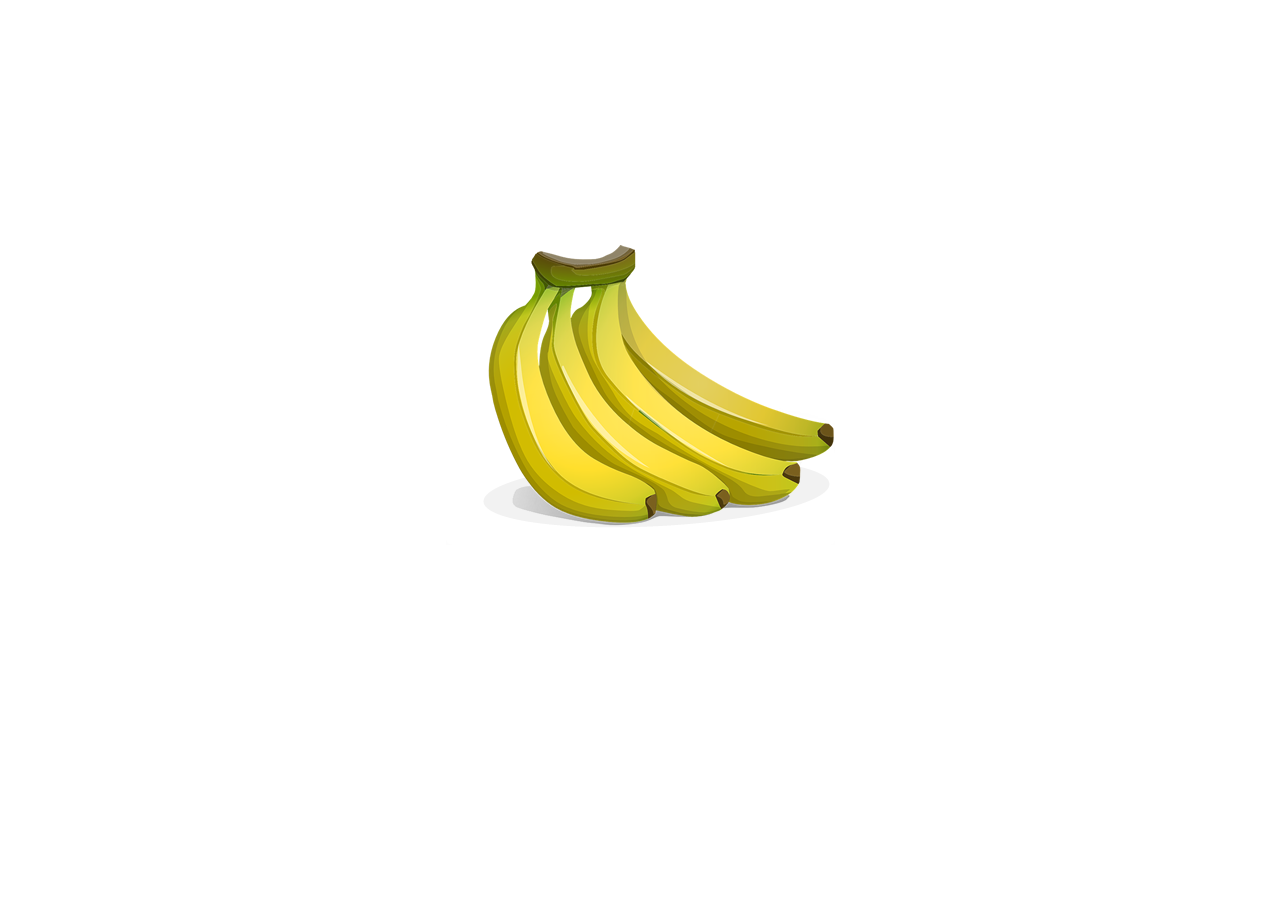
<file: plugins/mono/index.html>
<!DOCTYPE html>
<html lang="en">
<head>
  <meta charset="utf-8">
  <meta http-equiv="X-UA-Compatible" content="IE=edge">
  <meta name="viewport" content="width=device-width, initial-scale=1">
  <title>Mono - Sequence.js Theme</title>
  <link href="css/sequence-theme.mono.css" rel="stylesheet" media="all">

  <style>
    body {
      margin: 0;
      padding: 0;
    }
  </style>
</head>
<body>

  <div id="sequence" class="seq">
    <ul class="seq-canvas">

      <li class="seq-step1 seq-valign seq-in">
        <div class="seq-vcenter">
          <img data-seq class="seq-feature" src="images/bananas.png" alt="A cartoon illustration of a bunch of bananas" width="389" height="300" srcset="images/bananas.png 1x, images/bananas@2x.png 2x" />
          <h2 data-seq class="seq-title">Bananas</h2>
        </div>
      </li>

      <li class="seq-step2 seq-valign">
        <div class="seq-vcenter">
          <img data-seq class="seq-feature" src="images/coconut.png" alt="A cartoon illustration of half a coconut" width="325" height="300" srcset="images/coconut.png 1x, images/coconut@2x.png 2x" />
          <h2 data-seq class="seq-title">Coconut</h2>
        </div>
      </li>

      <li class="seq-step3 seq-valign">
        <div class="seq-vcenter">
          <img data-seq class="seq-feature" src="images/orange.png" alt="A cartoon illustration of a round orange" width="350" height="300" srcset="images/orange.png 1x, images/orange@2x.png 2x" />
          <h2 data-seq class="seq-title">Orange</h2>
        </div>
      </li>
    </ul>

    <fieldset class="seq-nav" aria-label="Slider buttons" aria-controls="sequence">

      <button type="button" class="seq-prev" aria-label="Previous">
        <img src="images/prev.svg" alt="Previous" />
      </button>

      <ul role="navigation" aria-label="Pagination" class="seq-pagination">
        <li class="seq-current">
          <a href="#step1" rel="step1" title="Go to bananas">
            <img src="images/tn-bananas@2x.png" alt="Bananas" width="50" height="40" />
          </a>
        </li>
        <li>
          <a href="#step2" rel="step2" title="Go to coconut">
            <img src="images/tn-coconut@2x.png" alt="Coconut" width="50" height="40" />
          </a>
        </li>
        <li>
          <a href="#step3" rel="step3" title="Go to orange">
            <img src="images/tn-orange@2x.png" alt="Orange" width="50" height="40" />
          </a>
        </li>
      </ul>

      <button type="button" class="seq-next" aria-label="Next">
        <img src="images/next.svg" alt="Next" />
      </button>

    </fieldset>
  </div>

  <script src="scripts/imagesloaded.pkgd.min.js"></script>
  <script src="scripts/hammer.min.js"></script>
  <script src="scripts/sequence.min.js"></script>
  <script src="scripts/sequence-theme.mono.js"></script>
</body>
</html>
</file>
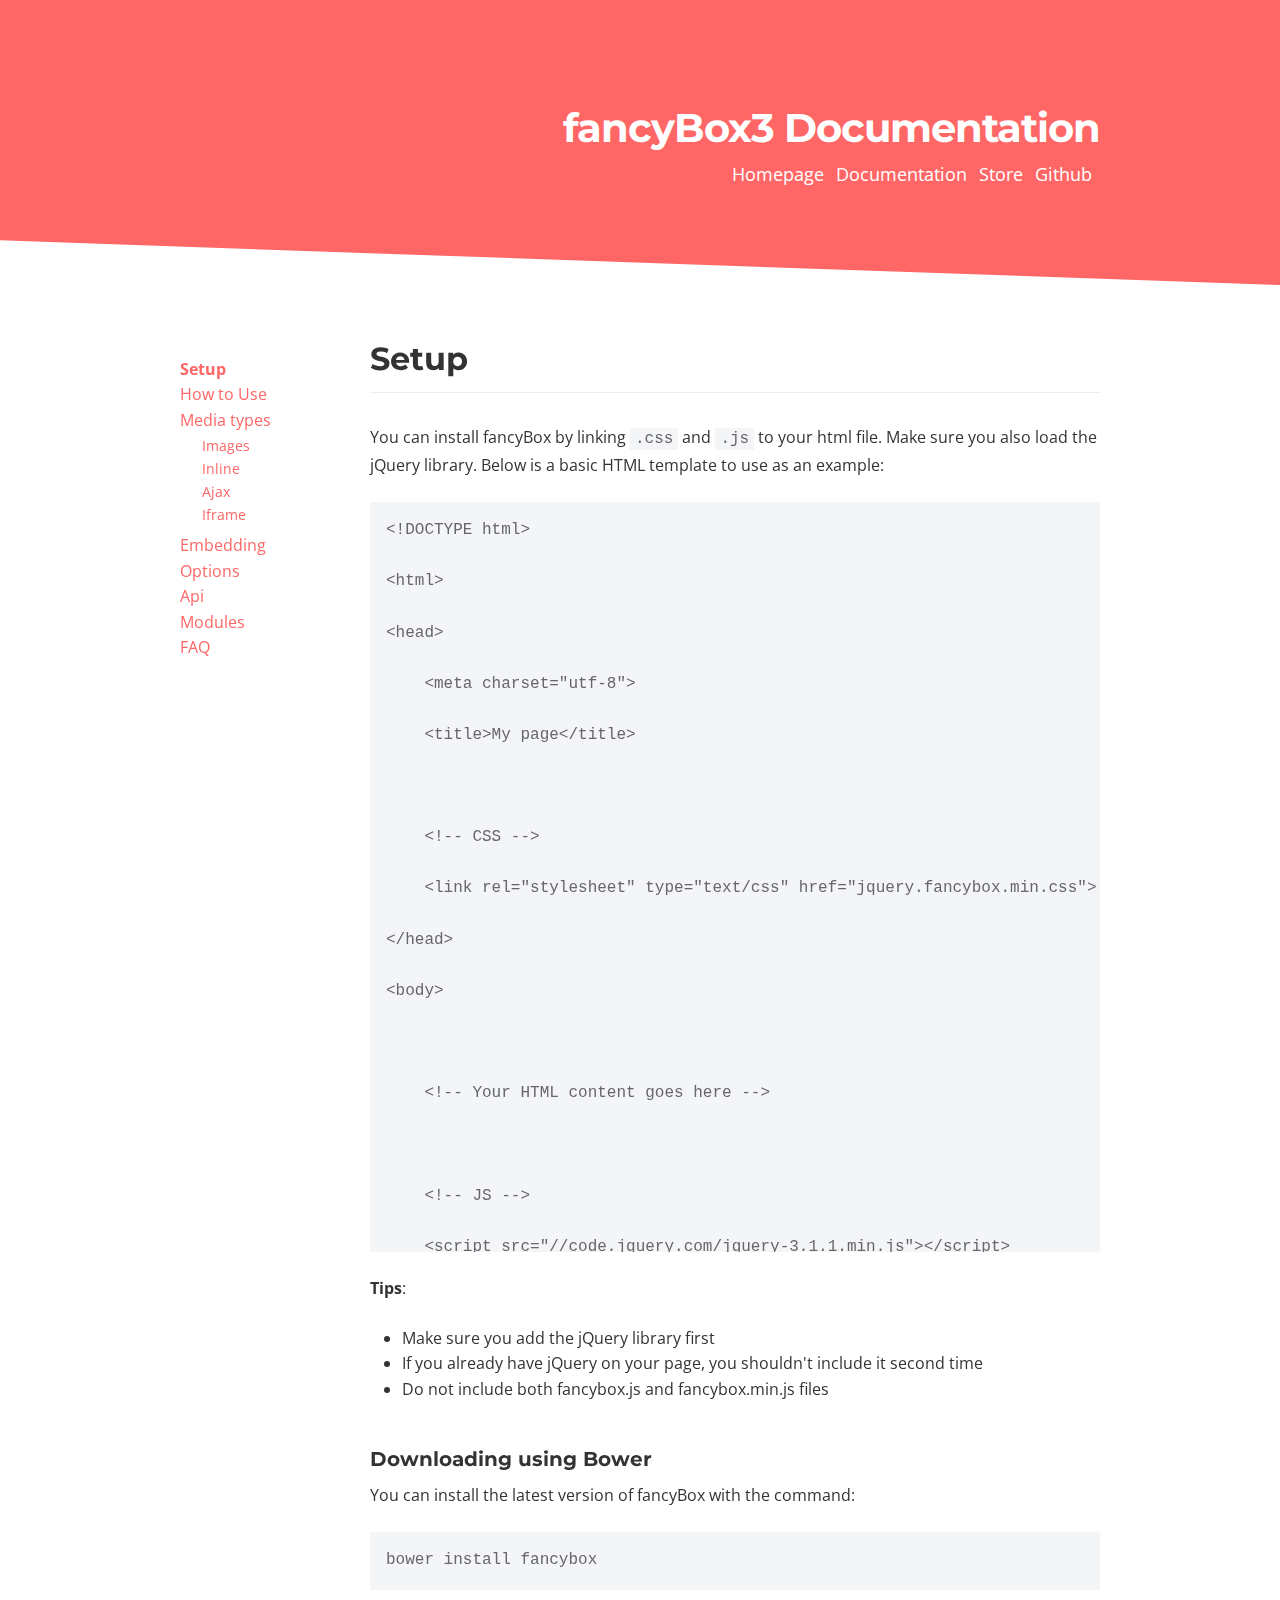
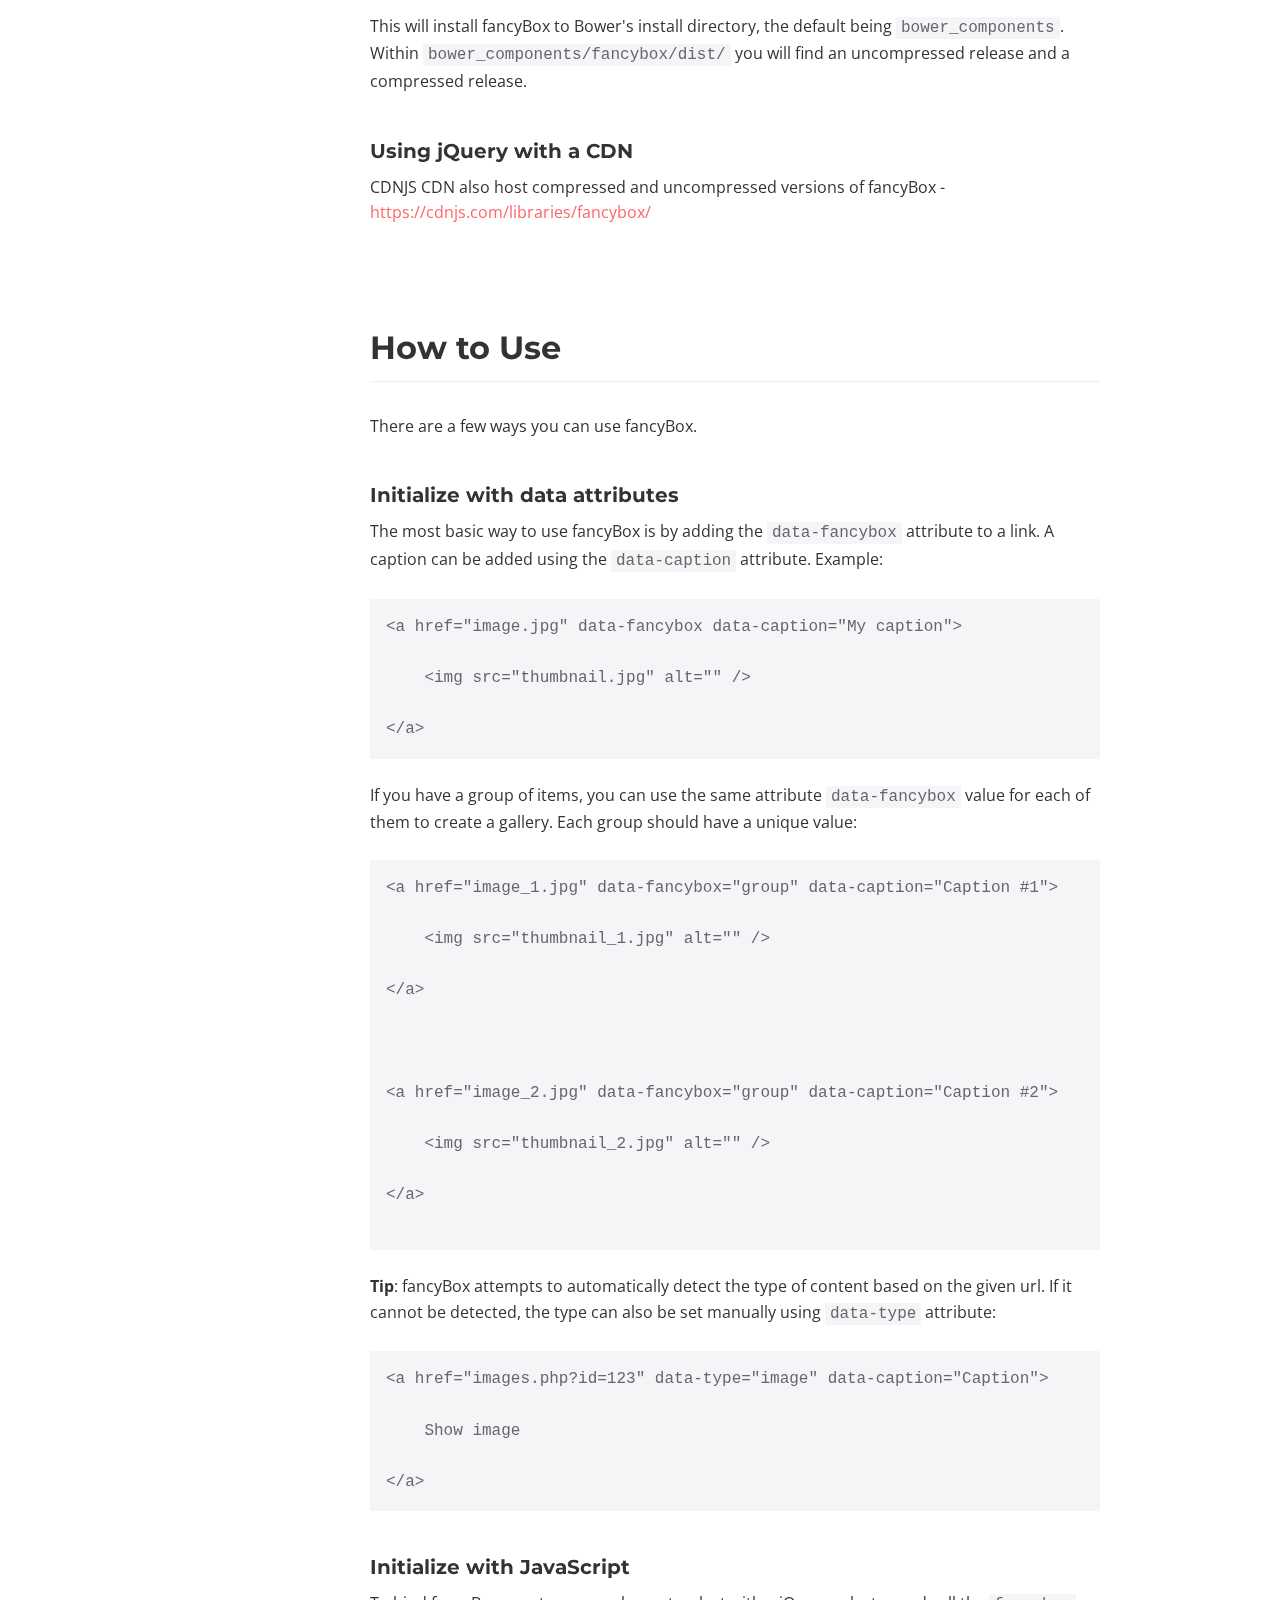
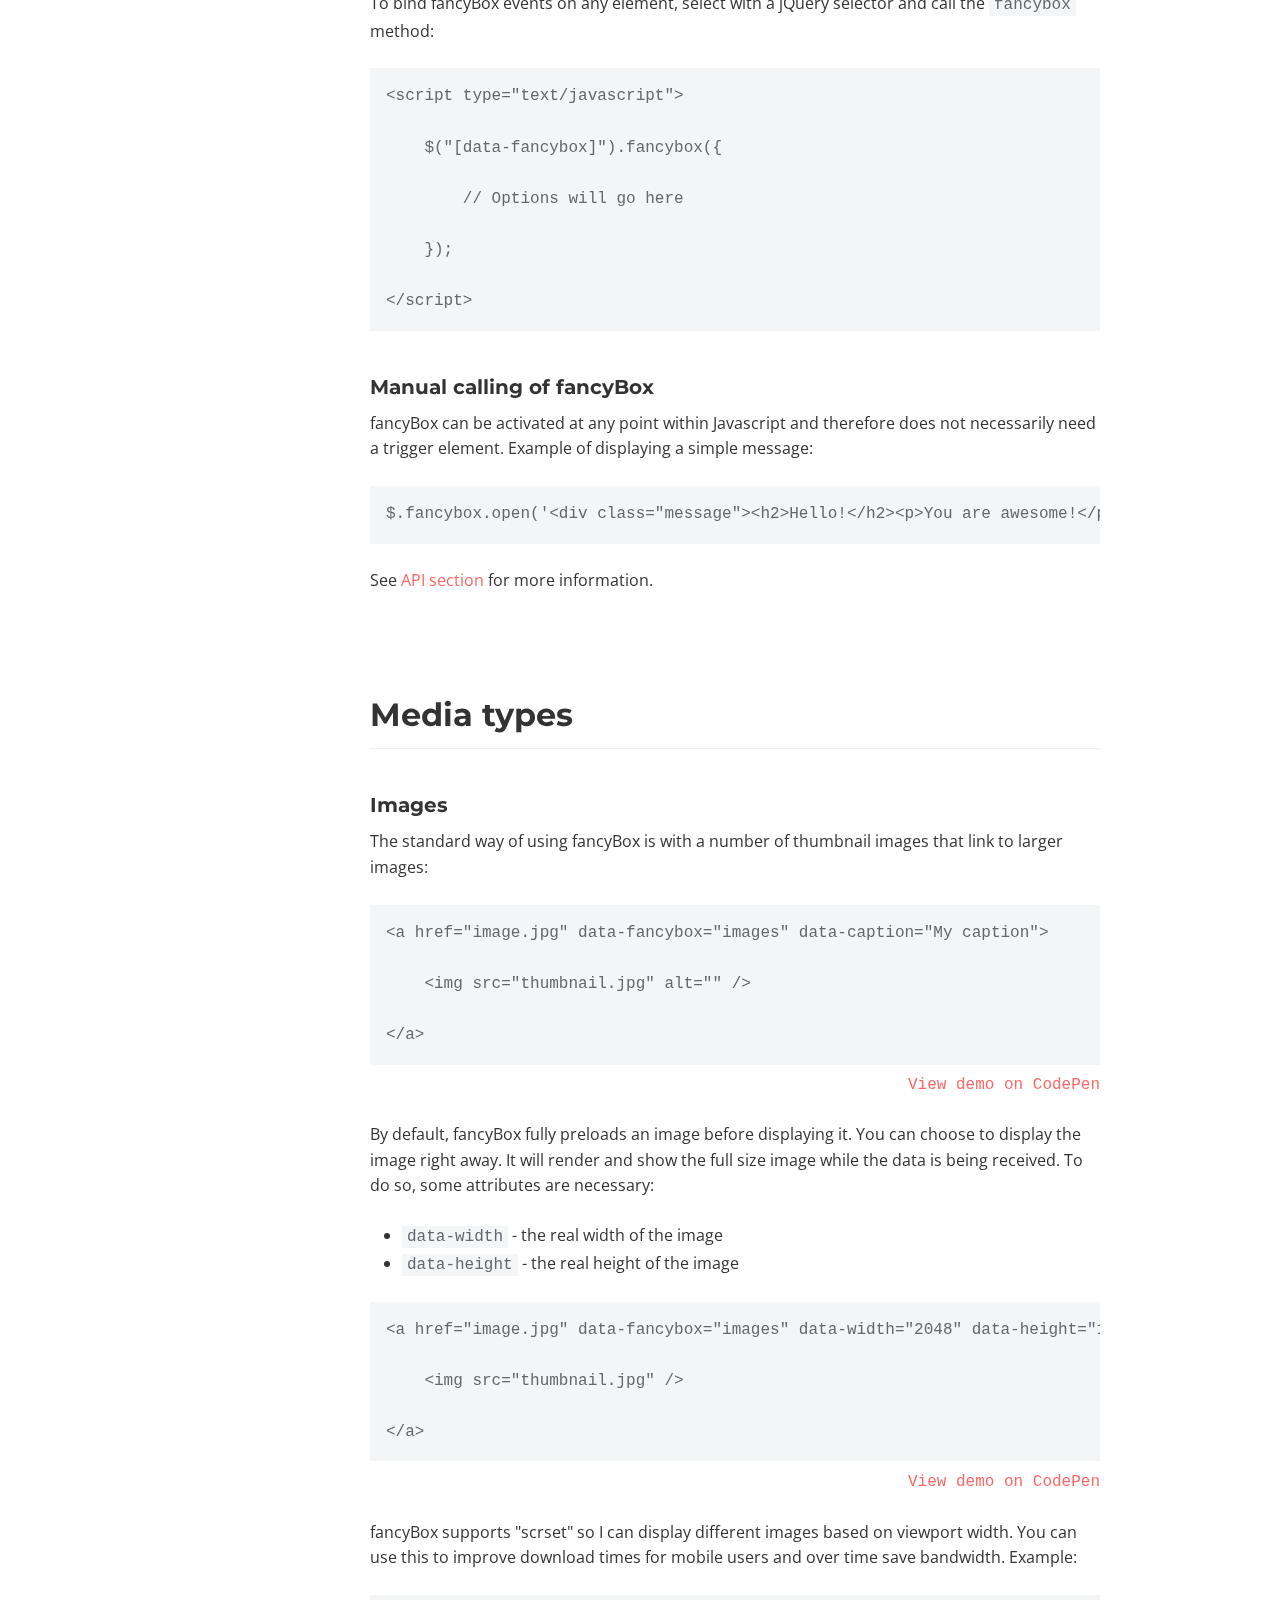
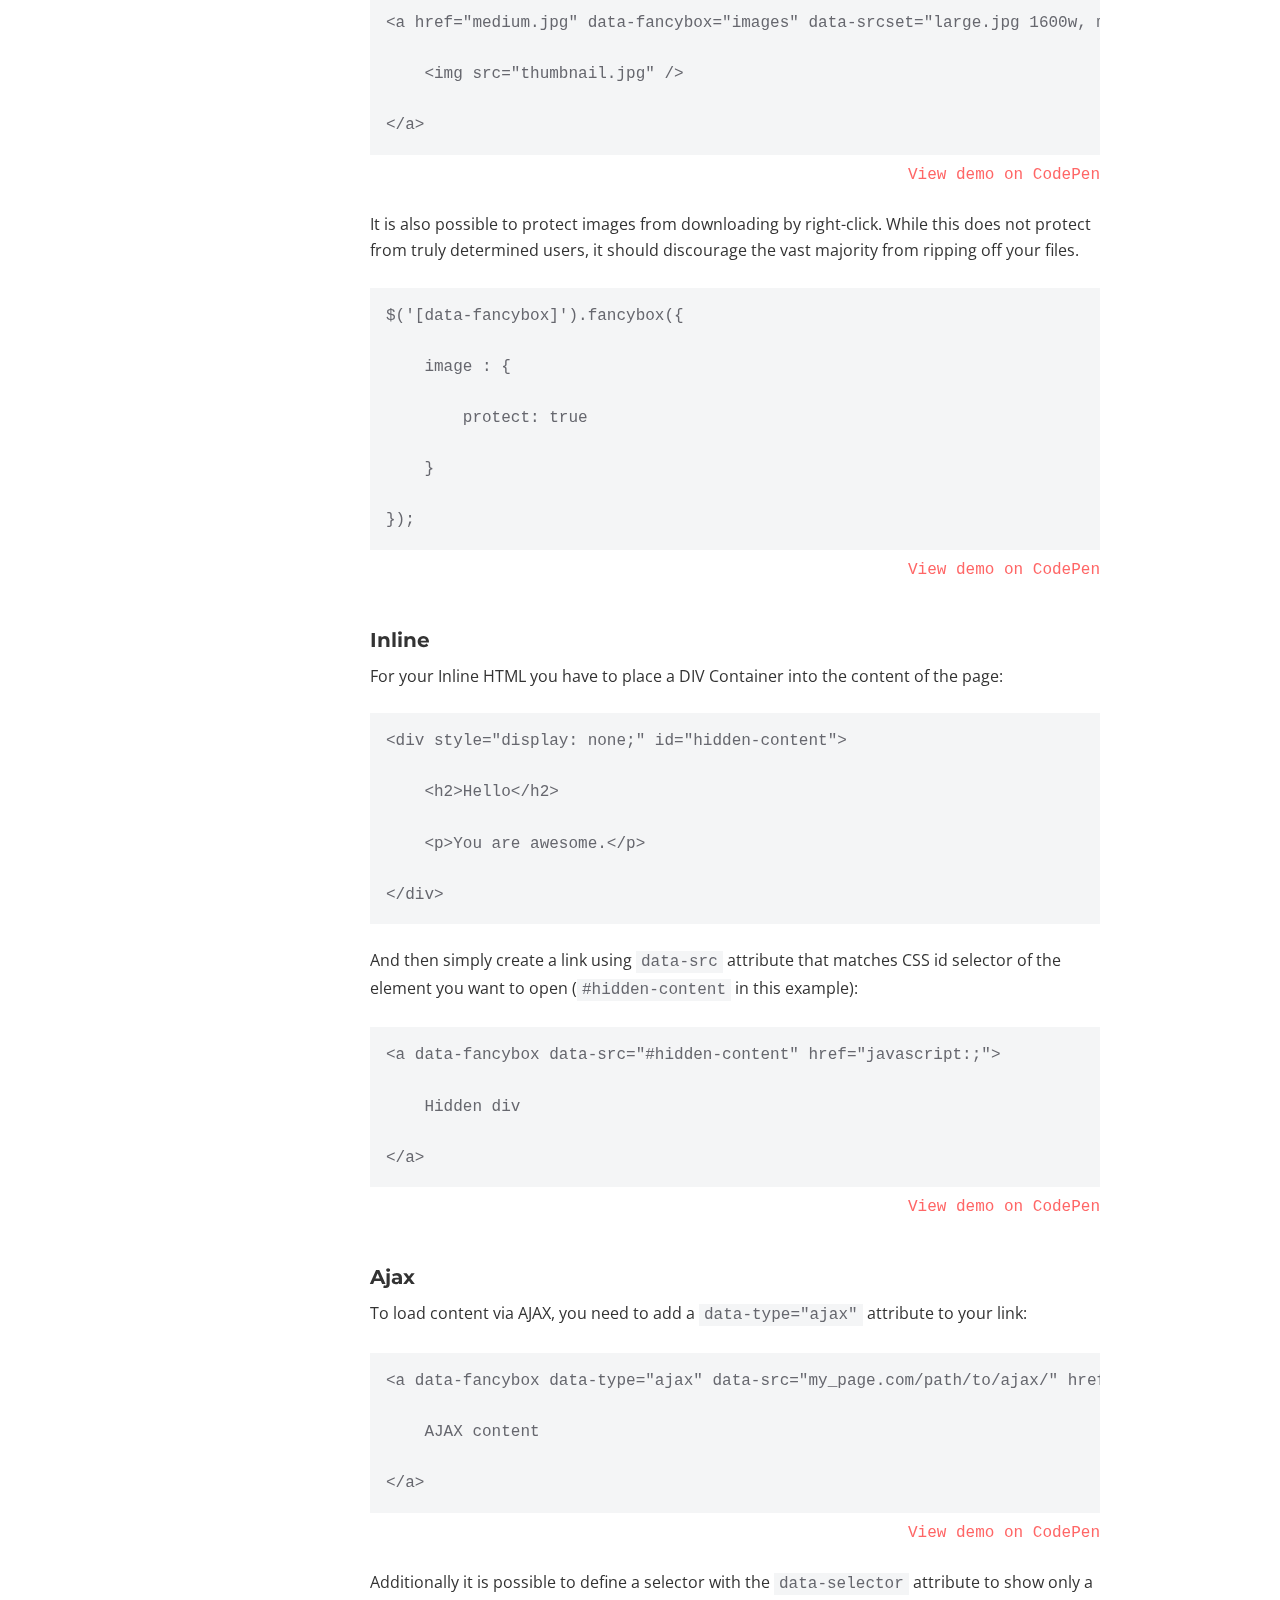
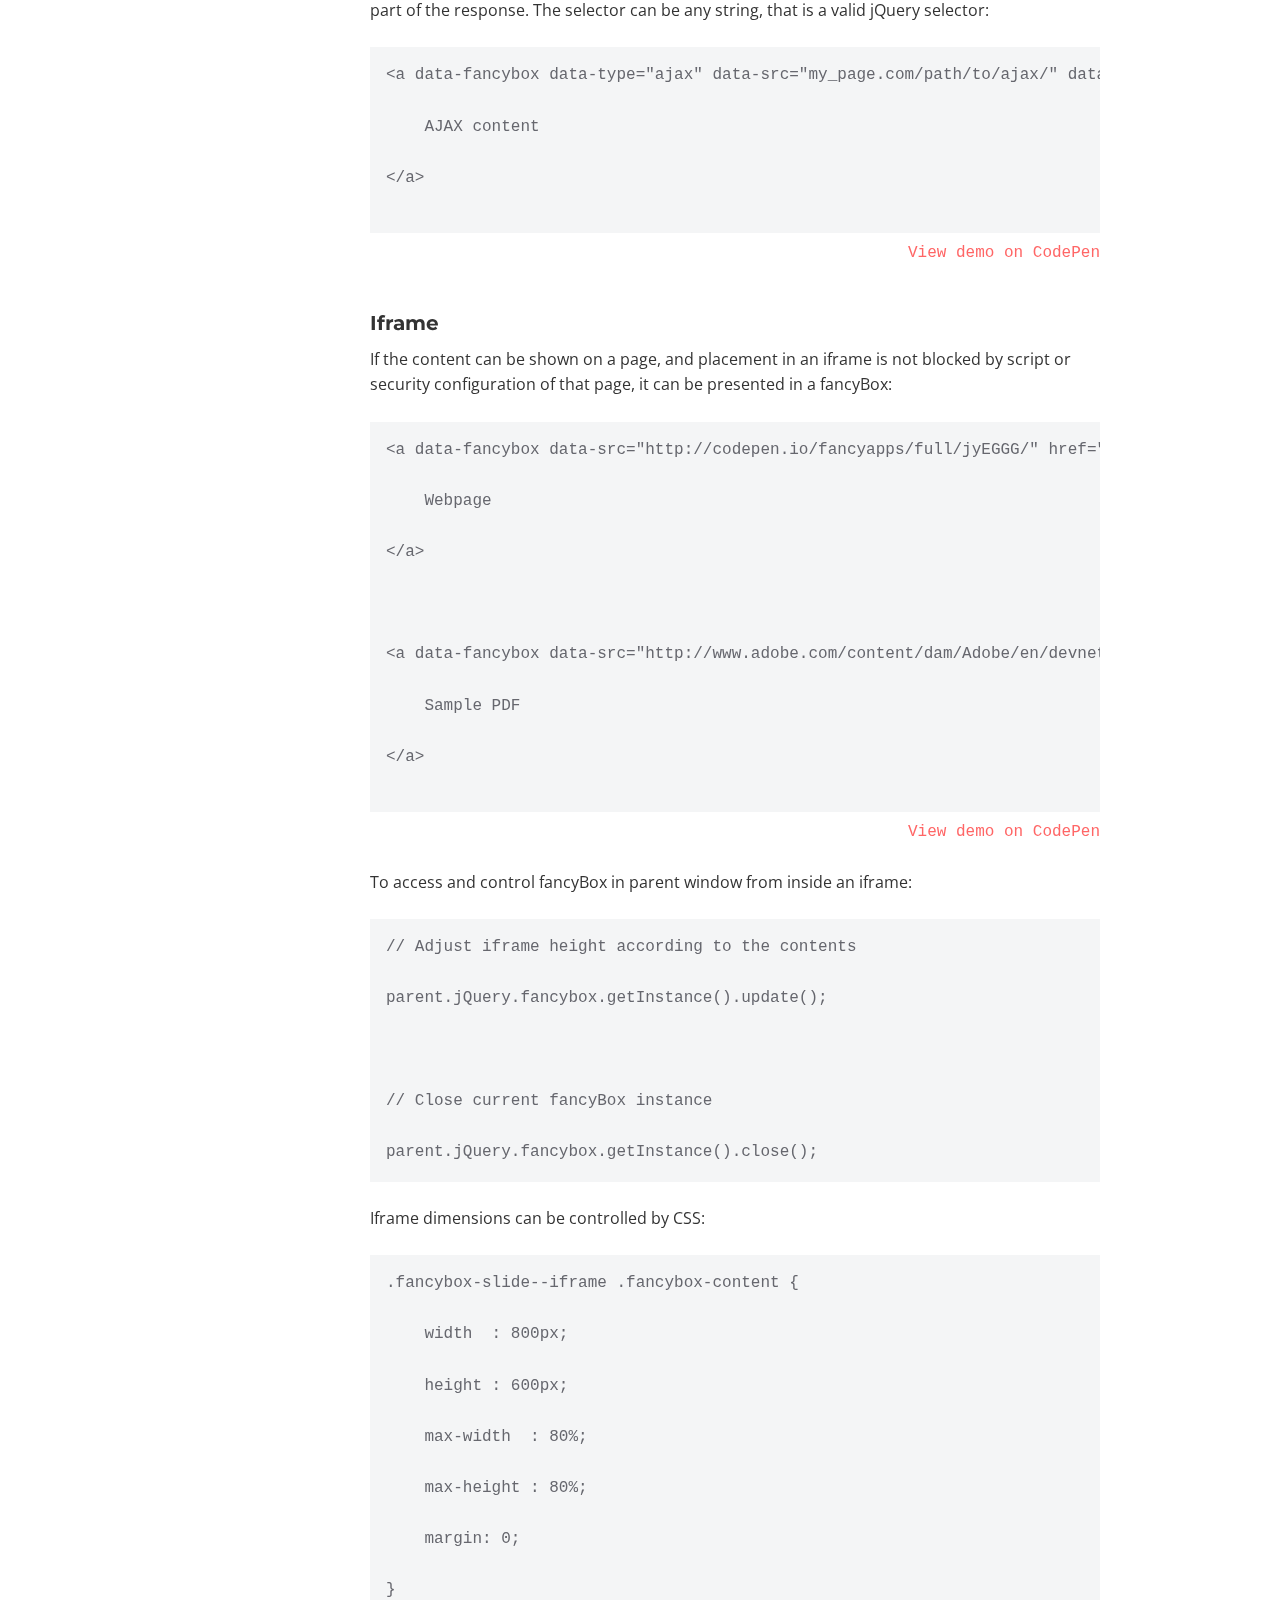
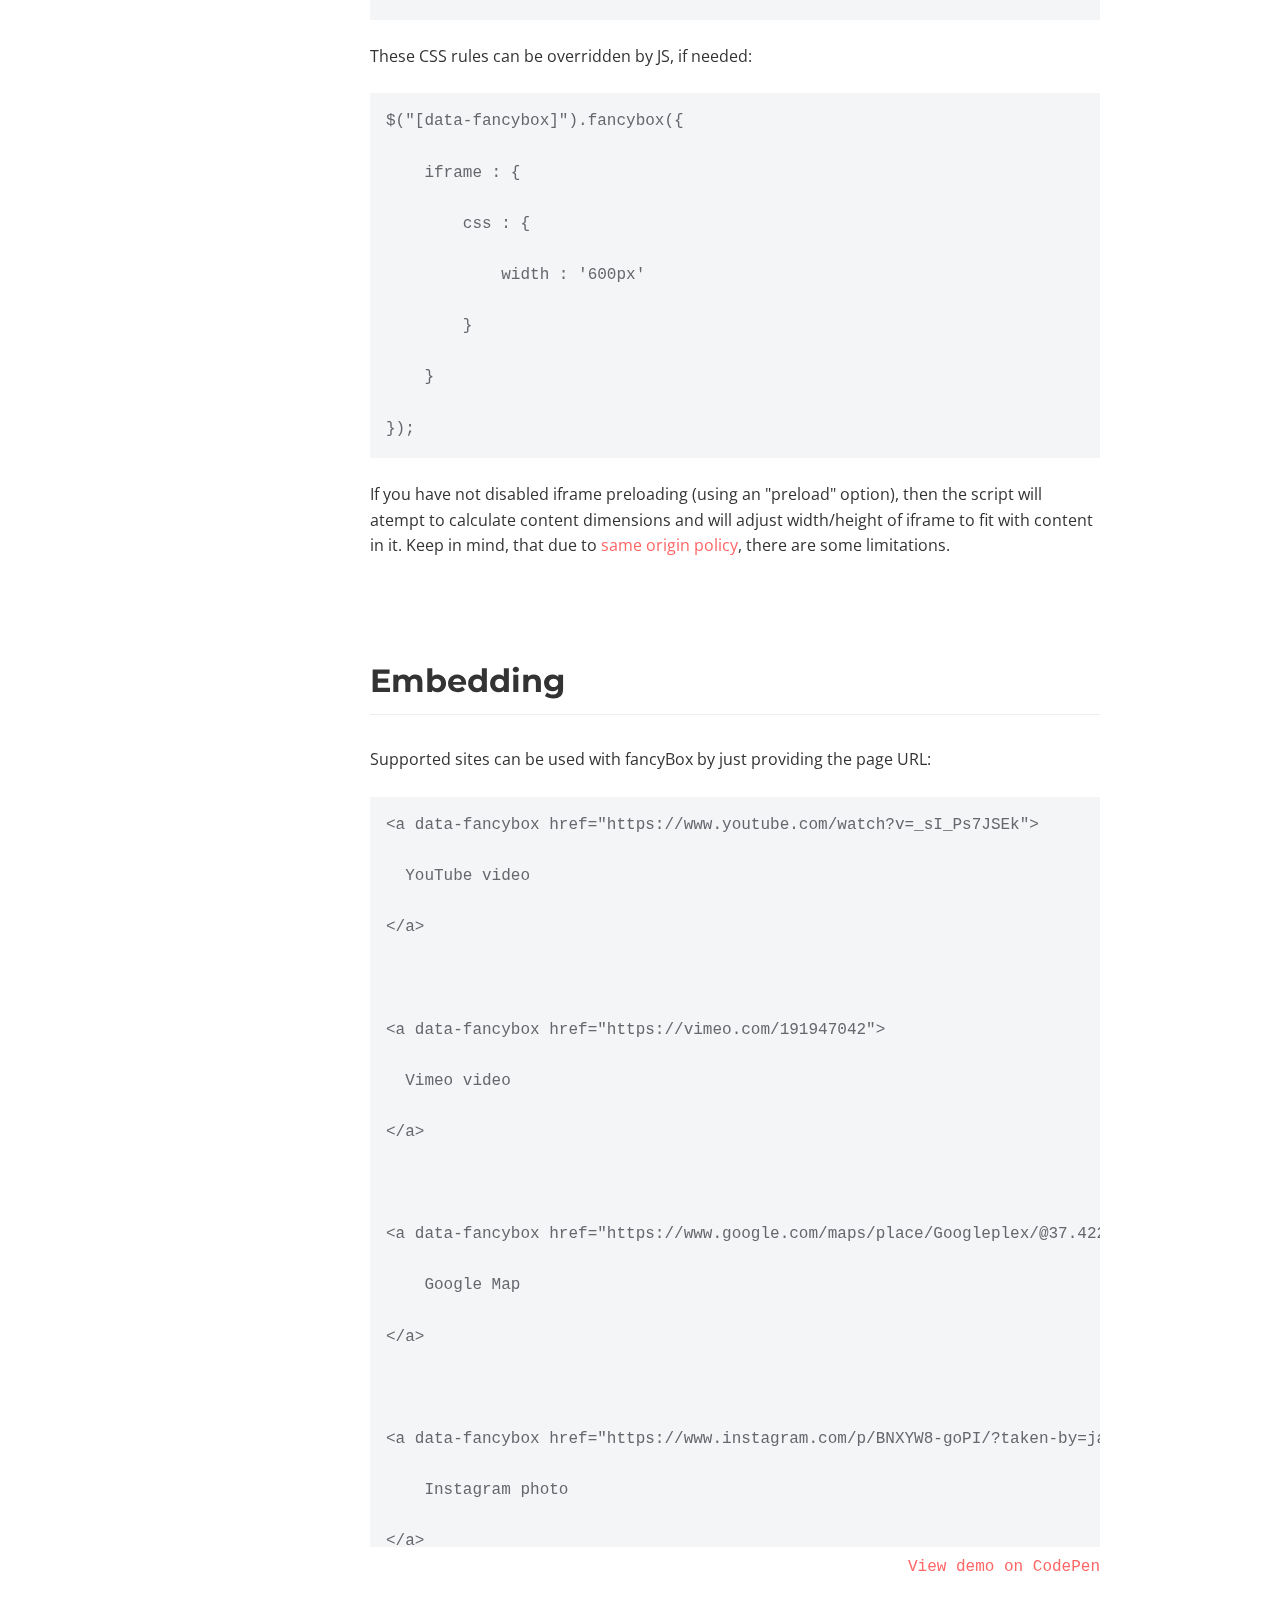
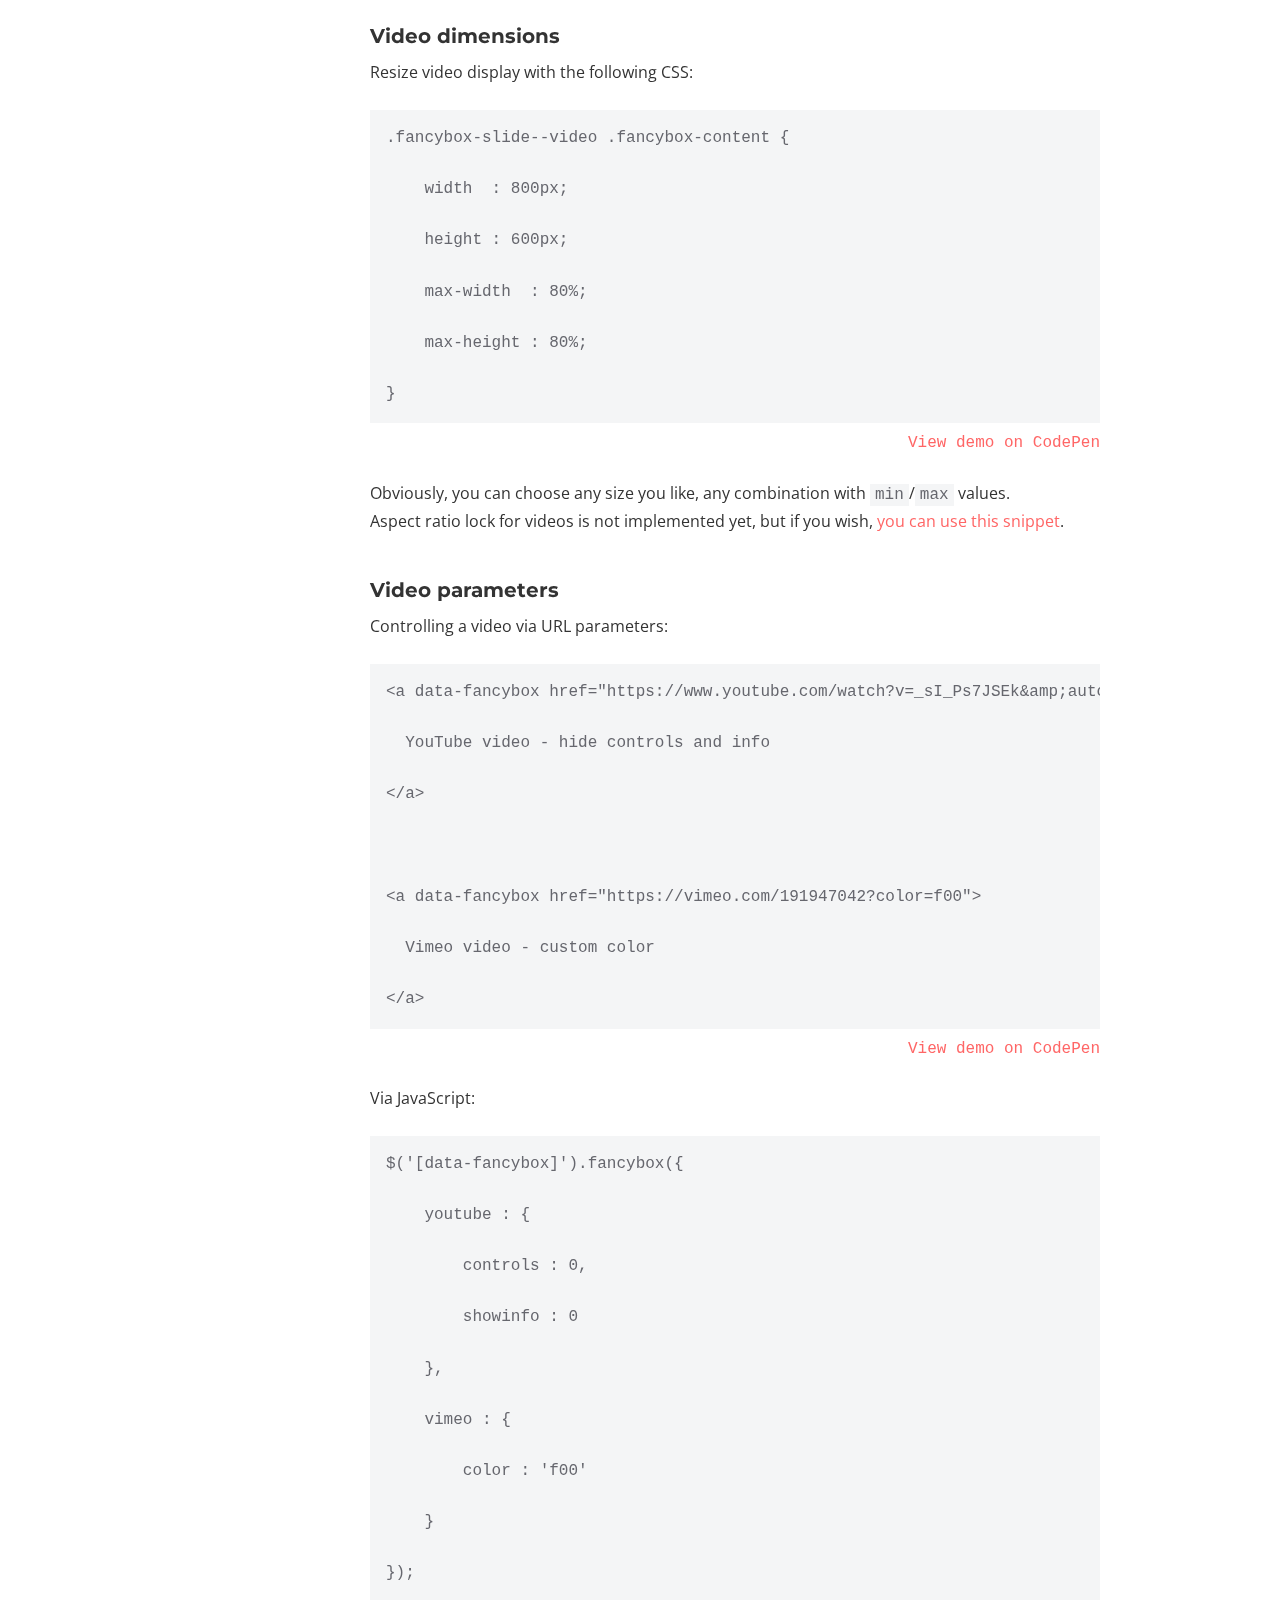
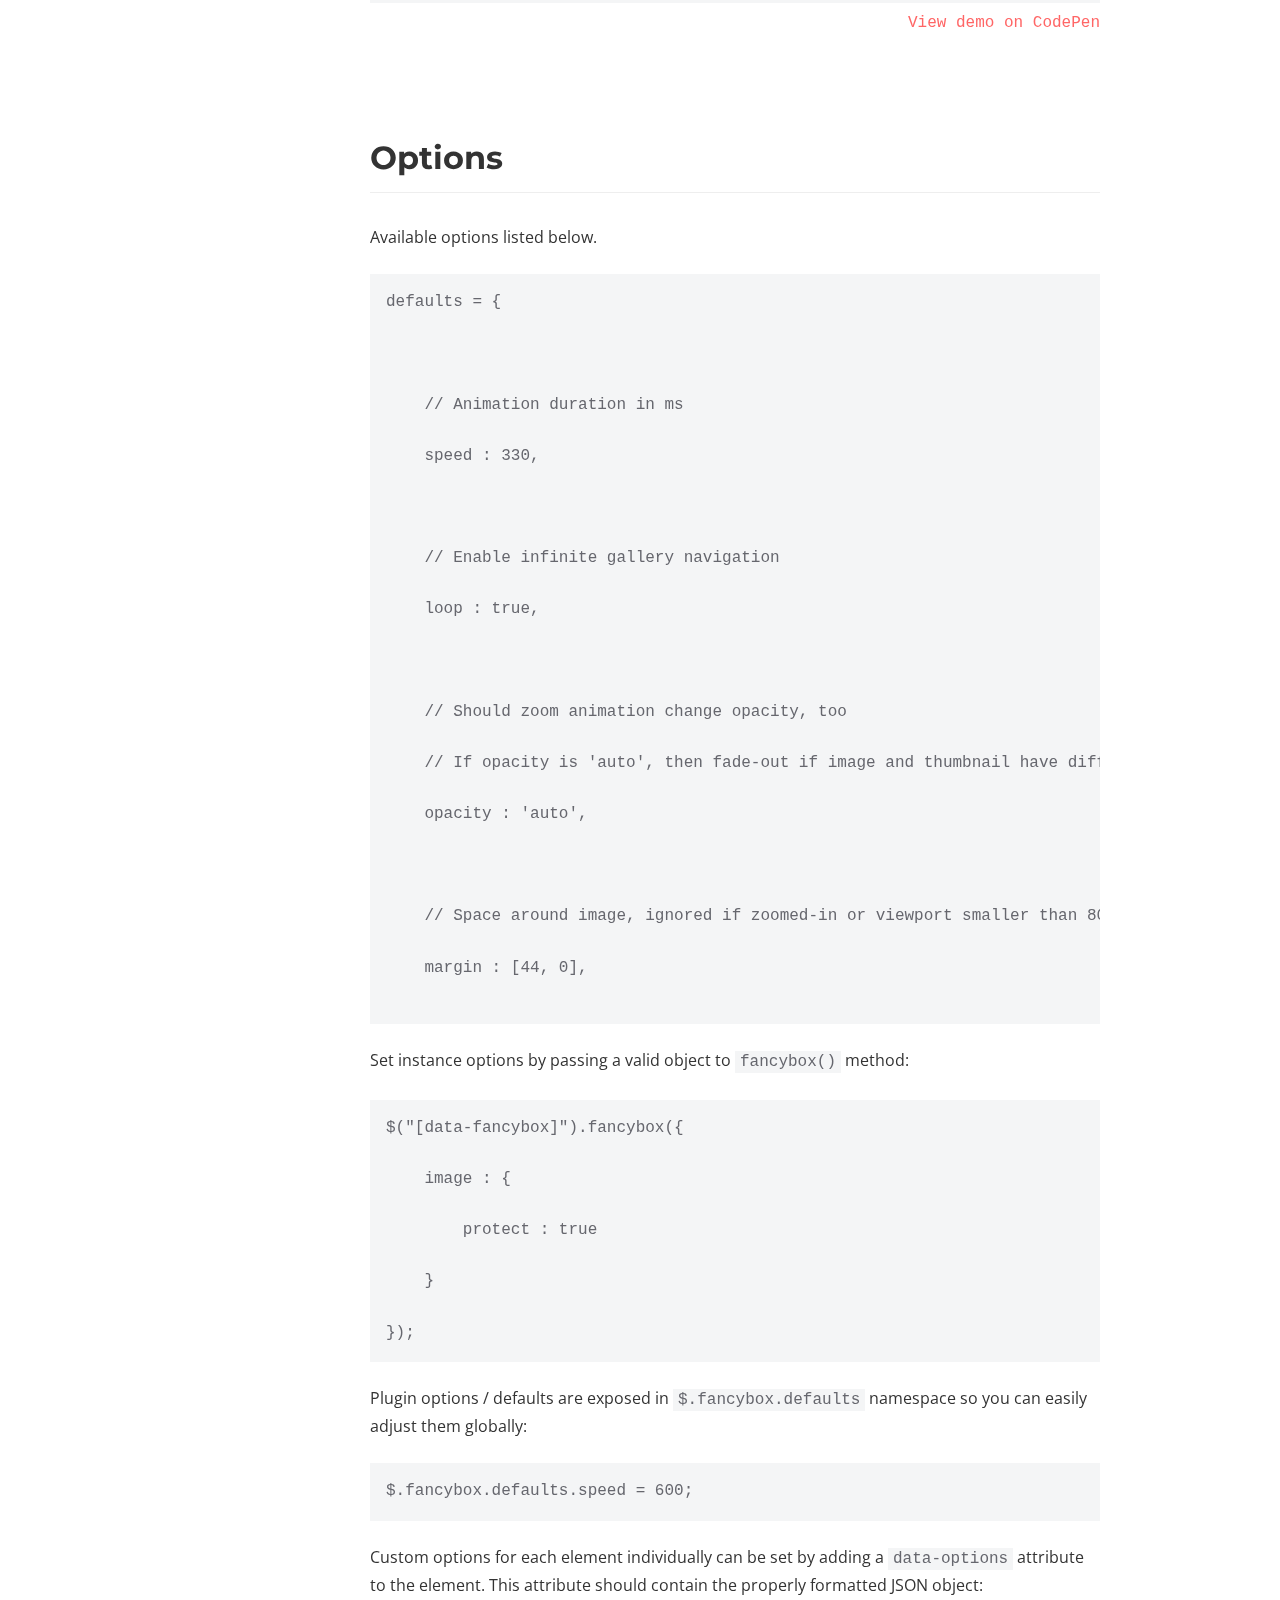
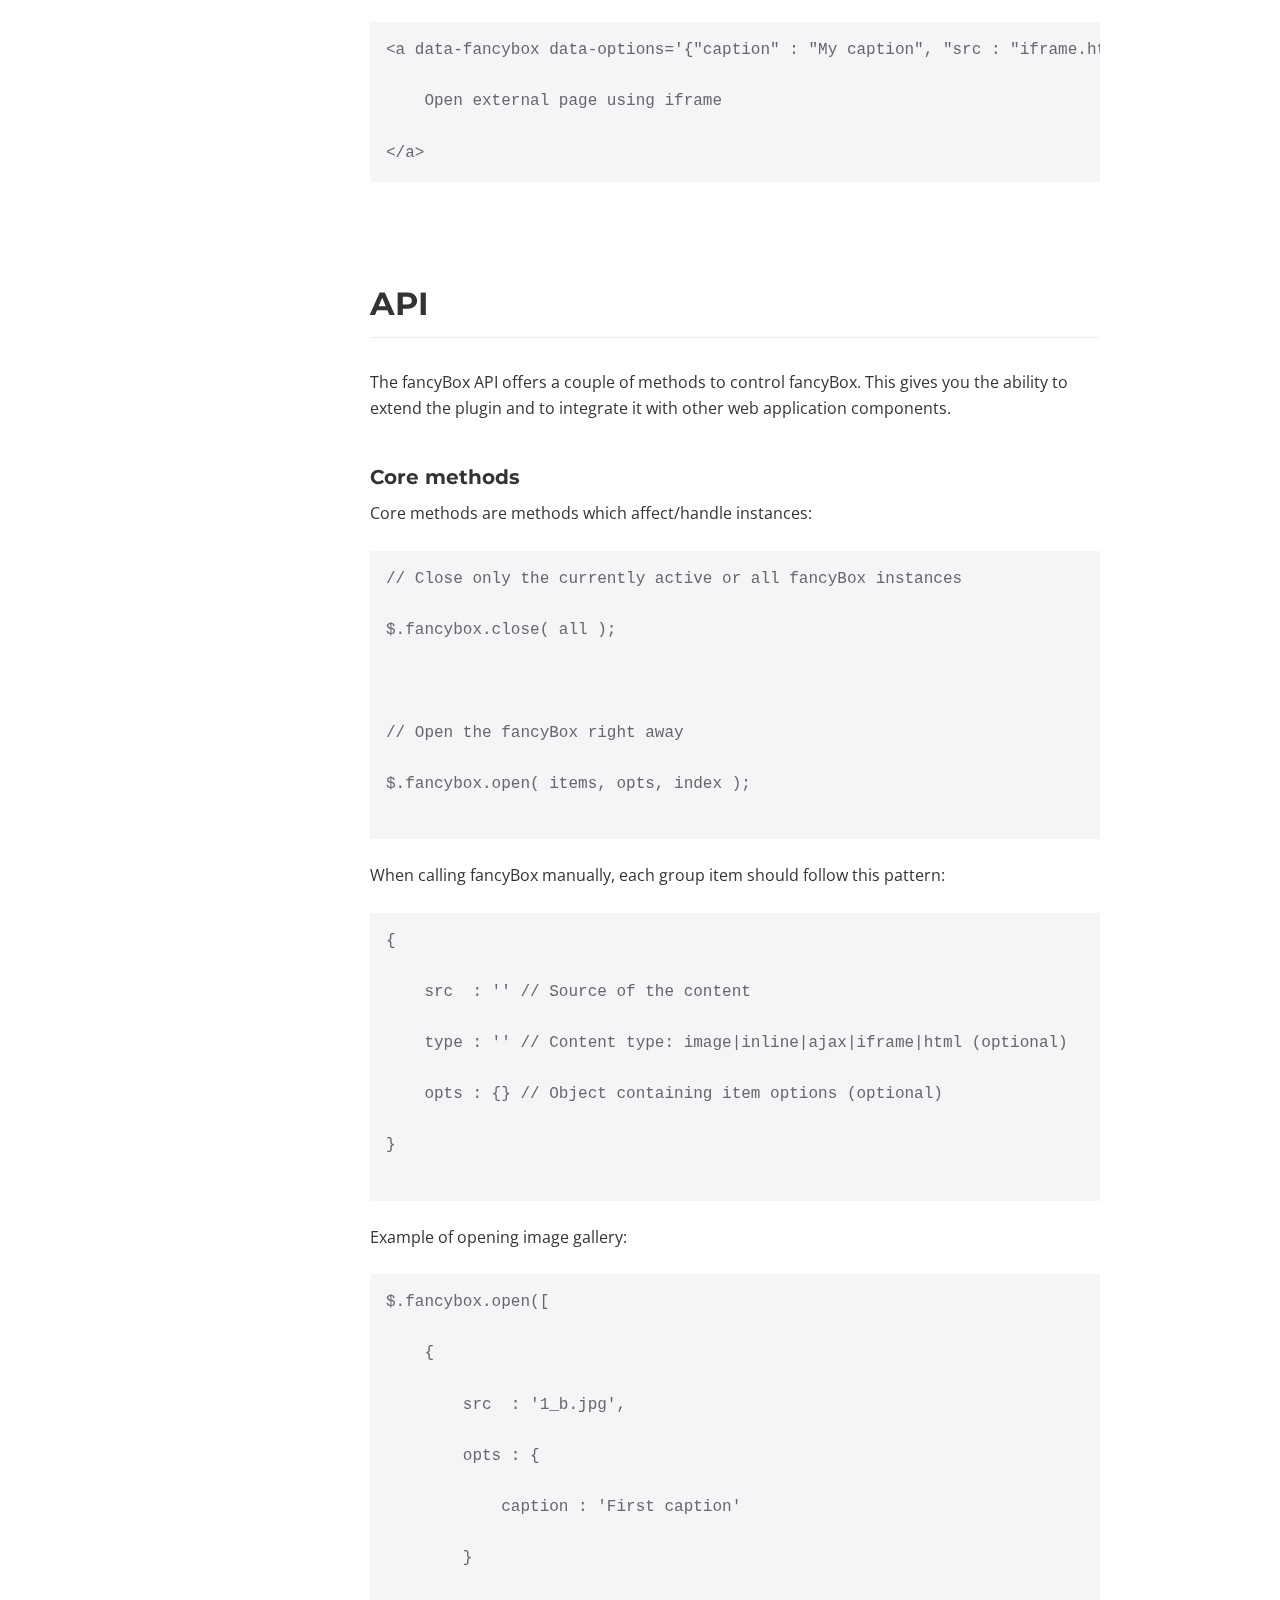
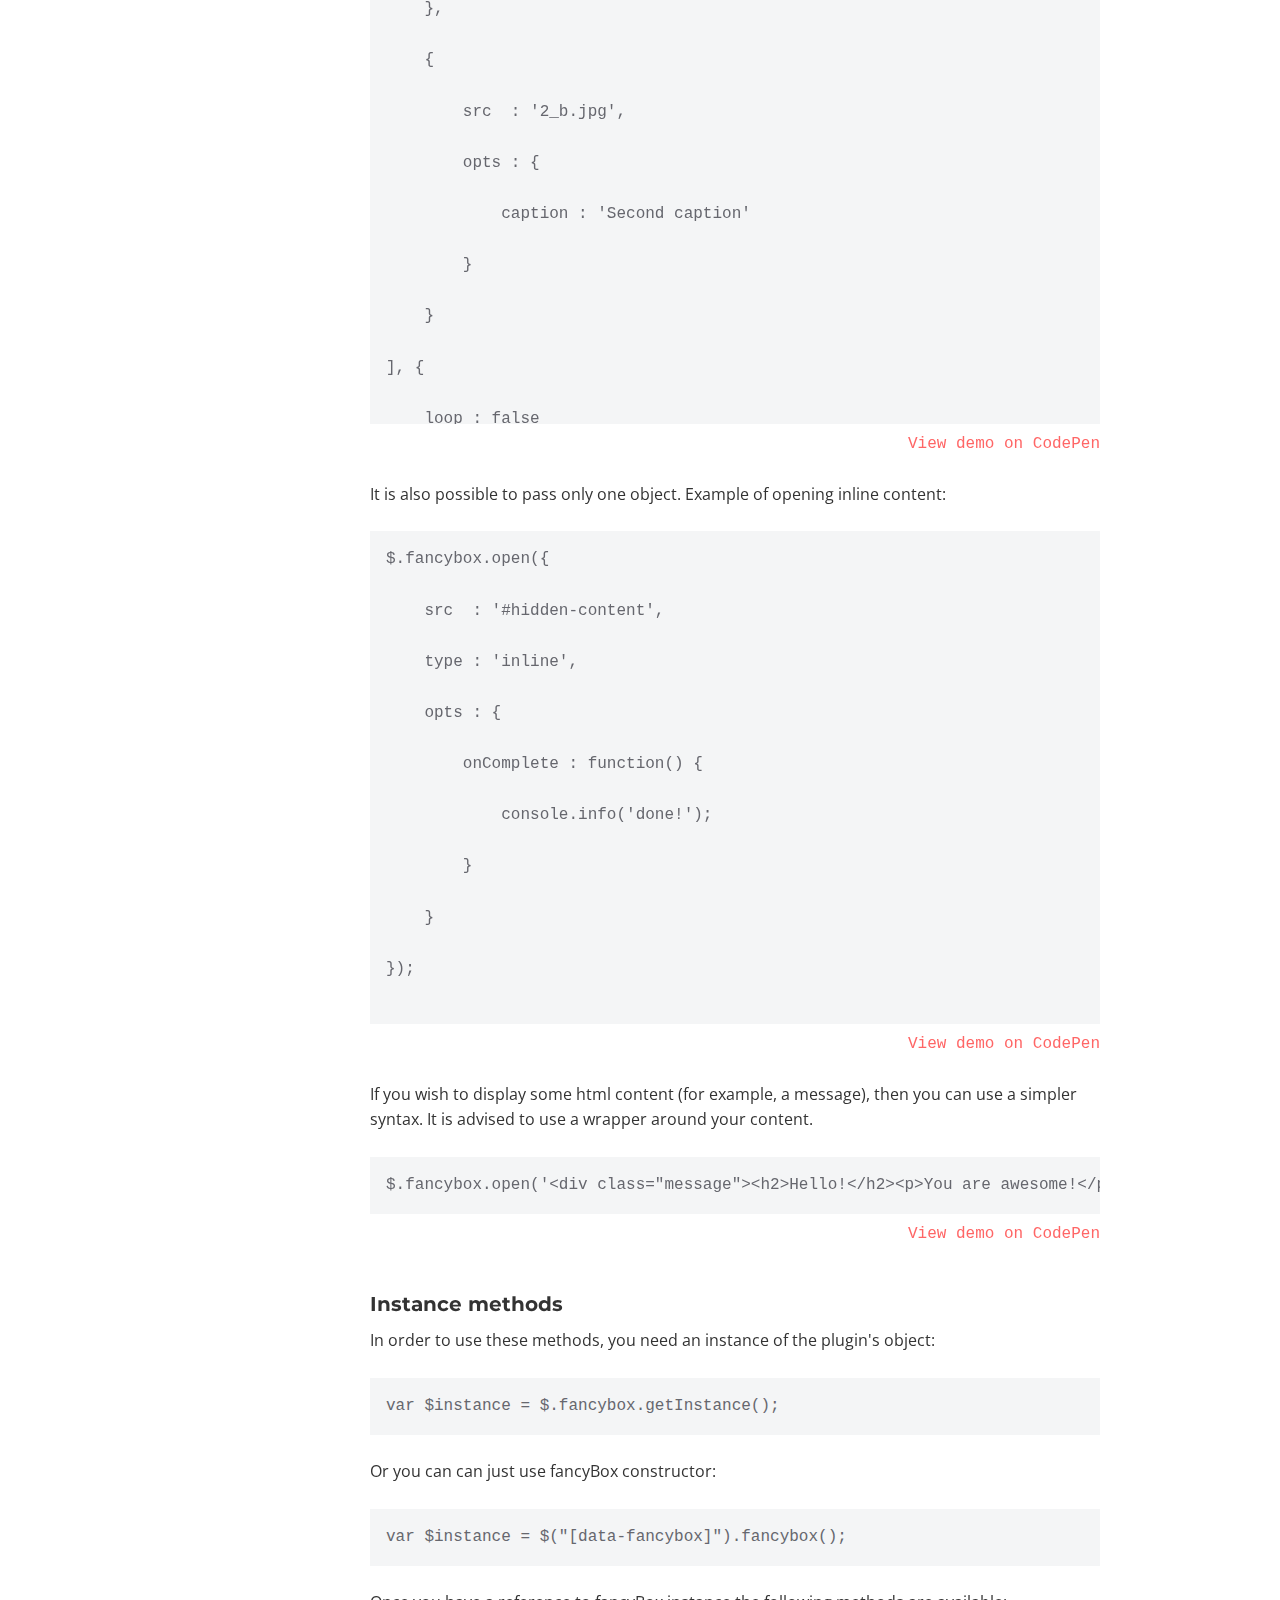
<file: plugins/fancybox/docs/index.html>
<!doctype html>
<html>
<head>
	<title>fancyBox - touch enabled, responsive and fully customizable lightbox script</title>

	<meta name="viewport" content="user-scalable=no, width=device-width, initial-scale=1.0, maximum-scale=1.0">
	<meta content="text/html;charset=utf-8" http-equiv="Content-Type">

	<link href="https://fonts.googleapis.com/css?family=Montserrat:400,700|Open+Sans:400,700" rel="stylesheet" />

	<script src="//code.jquery.com/jquery-3.1.1.min.js"></script>

	<style>
		/* Reset */

		html, body, div, span, applet, object, iframe, h1, h2, h3, h4, h5, h6, p, blockquote, pre, a, abbr, acronym, address, big, cite, code, del, dfn, em, img, ins, kbd, q, s, samp, small, strike, strong, sub, sup, tt, var, b, u, i, center, dl, dt, dd, ol, ul, li, fieldset, form, label, legend, table, caption, tbody, tfoot, thead, tr, th, td, article, aside, canvas, details, embed, figure, figcaption, footer, header, hgroup, menu, nav, output, ruby, section, summary, time, mark, audio, video {
			margin: 0;
			padding: 0;
			border: 0;
			font-size: 100%;
			font: inherit;
			vertical-align: baseline;
		}

		html {
		 	box-sizing: border-box;
		}

		*, *:before, *:after {
		 	box-sizing: inherit;
		}

		article, aside, details, figcaption, figure, footer, header, hgroup, menu, nav, section {
			display: block;
		}

		table {
			border-collapse: collapse;
			border-spacing: 0;
		}

		/* Common styling */

		body {
			-webkit-text-size-adjust: none;
			font-family: 'Open Sans', 'Helvetica Neue', Helvetica, Arial, sans-serif;
			font-size: 16px;
			line-height: 1.6;
			color: #333;
		}

		h1, h2, h3 {
			font-family: 'Montserrat', 'Helvetica Neue', Helvetica, Arial, sans-serif;
			font-weight: 700;
			color: #333;
		}

		a {
			color: #FF6666;
			text-decoration: none;
		}

		a:hover {
			text-decoration: underline;
		}

		a.active {
			font-weight: bold;
		}

		h1, h2, h3 {
		    font-family: 'Montserrat', sans-serif;
		    font-weight: 700;
		    color: #333;
		}

		h1 {
			font-size: 2.5em;
			font-weight: bold;
			letter-spacing: -1px;
		}

		h1 a:hover {
			text-decoration: none;
		}

		h2 {
			margin: 3em 0 1em 0;
			padding-bottom: 0.25em;
			font-size: 2em;
			border-bottom: 1px solid #eee;
		}

		h2:first-of-type {
			margin-top: 0;
		}

		h3 {
			margin-top: 2em;
			font-size: 1.25em;
		}

		b {
			font-weight: 700;
		}

		p {
			margin: 0.5em 0 1.5em 0;
		}

		p:last-child {
			margin-bottom: 0;
		}

		ul {
		    padding-left: 2em;
		    margin: 0.5em 0 1.5em 0;
		}

		pre, code, .demo {
			font-family: Consolas,"Liberation Mono",Courier,monospace;
		}

		pre, code {
			background: #F4F5F6;
			color: #66676E;
		}

		pre {
			padding: 1em;
			margin-bottom: 1.5em;
			overflow: auto;
			max-height: calc(100vh - 150px);
			-moz-tab-size: 4;
			tab-size: 4;
		}

		code {
			padding: 2px 5px;
		}

		pre code {
			padding: 0;
		}

		.demo {
			margin-top: -1em;
			text-align: right;
		}


		/* Layout */

		header {
			position: relative;
			padding: 6em 0 6em 0;
			margin-bottom: 3em;
			background: #FF6666;
			color: #fff;
			text-align: right;
		}

		header:before {
			content: '';
			position: absolute;
			left: 0;
			right: 0;
			top: 100%;
			height: 500px;
			background: #fff;
			-webkit-transform-origin: right;
			    -ms-transform-origin: right;
			       transform-origin: right;
			-webkit-transform: skewY(2deg);
			    -ms-transform: skewY(2deg);
			        transform: skewY(2deg);
		}

		.content {
			position: relative;
			max-width: 1020px;
			margin: 0 auto;
			padding: 0 50px;
		}

		section .content {
			padding-left: 240px;
		}

		footer .content {
			padding: 6em 50px 3em 240px;
		}

		aside {
			position: absolute;
			top: 0;
			left : 50px;
			width: 200px;
		}

		/* Header */

		header h1, header h1 a {
			color: #fff;
		}

		header ul {
			margin: 0;
			padding: 0;
			list-style: none;
		}

		header ul li {
			display: inline-block;
			margin-right: 0.5em;
		}

		header ul li a {
			font-size: 1.125em;
			color: #fff;
		}

		/* Sidebar */

		aside ul {
			position: relative;;
			top: 0;
			list-style: none;
			padding: 1.5em 0;
			margin: 0;
		}

		aside ul ul {
			padding: 0 0 0.5em 1.5em;
			font-size: 90%;
		}

		@media all and (max-width: 800px) {

			aside {
				position: relative;
				left: 0;
			}

			.content {
				padding: 0 25px;
			}

			section .content,
			footer .content {
				padding-left: 25px;
			}

		}

	</style>
</head>
<body>

	<header>
		<div class="content">
			<h1><a href="http://fancyapps.com/fancybox/3/">fancyBox3</a> Documentation</h1>

			<ul>
				<li><a href="http://fancyapps.com/fancybox/3/">Homepage</a></li>
				<li><a href="http://fancyapps.com/fancybox/3/docs/">Documentation</a></li>
				<li><a href="http://fancyapps.com/store/">Store</a></li>
				<li><a href="https://github.com/fancyapps/fancybox">Github</a></li>
			</ul>
		</div>
	</header>

	<section>
		<div class="content">

			<aside>
				<ul class="sticky">
					<li><a href="#setup">Setup</a></li>
					<li><a href="#usage">How to Use</a></li>
					<li>
						<a href="#media_types">Media types</a>

						<ul>
							<li><a href="#images">Images</a></li>
							<li><a href="#inline">Inline</a></li>
							<li><a href="#ajax">Ajax</a></li>
							<li><a href="#iframe">Iframe</a></li>
						</ul>
					</li>
					<li><a href="#embedding">Embedding</a></li>
					<li><a href="#options">Options</a></li>
					<li><a href="#api">Api</a></li>
					<li><a href="#modules">Modules</a></li>
					<li><a href="#faq">FAQ</a></li>
				</ul>
			</aside>

<!--

	Setup
	=====

-->
			<h2 id="setup">Setup</h2>

			<p>
				You can install fancyBox by linking <code>.css</code> and <code>.js</code> to your html file.

				Make sure you also load the jQuery library.
				Below is a basic HTML template to use as an example:
			</p>

			<pre>&lt;!DOCTYPE html&gt;
&lt;html&gt;
&lt;head&gt;
	&lt;meta charset=&quot;utf-8&quot;&gt;
	&lt;title&gt;My page&lt;/title&gt;

	&lt;!-- CSS --&gt;
	&lt;link rel=&quot;stylesheet&quot; type=&quot;text/css&quot; href=&quot;jquery.fancybox.min.css&quot;&gt;
&lt;/head&gt;
&lt;body&gt;

	&lt;!-- Your HTML content goes here --&gt;

	&lt;!-- JS --&gt;
	&lt;script src=&quot;//code.jquery.com/jquery-3.1.1.min.js&quot;&gt;&lt;/script&gt;
	&lt;script src=&quot;jquery.fancybox.min.js&quot;&gt;&lt;/script&gt;
&lt;/body&gt;
&lt;/html&gt;
</pre>

			<p><b>Tips</b>:</p>

			<ul>
				<li>Make sure you add the jQuery library first</li>
				<li>If you already have jQuery on your page, you shouldn't include it second time</li>
				<li>Do not include both fancybox.js and fancybox.min.js files</li>
			</ul>

			<h3>Downloading using Bower</h3>

			<p>
				You can install the latest version of fancyBox with the command:
			</p>


			<pre><code>bower install fancybox</code></pre>

			<p>
				This will install fancyBox to Bower's install directory, the default being <code>bower_components</code>. <br />
				Within <code>bower_components/fancybox/dist/</code> you will find an uncompressed release and a compressed release.
			</p>

			<h3>Using jQuery with a CDN</h3>
			
			<p>
				CDNJS CDN also host compressed and uncompressed versions of fancyBox - <br />
				<a href="https://cdnjs.com/libraries/fancybox/" target="_blank">https://cdnjs.com/libraries/fancybox/</a>

			</p>
<!--

	How To Use
	==========

-->
			<h2 id="usage">How to Use</h2>

			<p>
				There are a few ways you can use fancyBox.
			</p>


			<h3>Initialize with data attributes</h3>

			<p>
				The most basic way to use fancyBox is by adding the <code>data-fancybox</code> attribute to a link.
				A caption can be added using the <code>data-caption</code> attribute. Example:
			</p>

			<pre>&lt;a href="image.jpg" data-fancybox data-caption="My caption"&gt;
	&lt;img src="thumbnail.jpg" alt="" /&gt;
&lt;/a&gt;</pre>

			<p>
				If you have a group of items, you can use the same attribute <code>data-fancybox</code> value for each of them to create a gallery.
				Each group should have a unique value:
			</p>

			<pre>&lt;a href="image_1.jpg" data-fancybox="group" data-caption="Caption #1"&gt;
	&lt;img src="thumbnail_1.jpg" alt="" /&gt;
&lt;/a&gt;

&lt;a href="image_2.jpg" data-fancybox="group" data-caption="Caption #2"&gt;
	&lt;img src="thumbnail_2.jpg" alt="" /&gt;
&lt;/a&gt;
</pre>

			<p>
				<b>Tip</b>:

				fancyBox attempts to automatically detect the type of content based on the given url.

				If it cannot be detected, the type can also be set manually using <code>data-type</code> attribute:

				<pre>&lt;a href="images.php?id=123" data-type="image" data-caption="Caption"&gt;
	Show image
&lt;/a&gt;</pre>
			</p>



			<h3>Initialize with JavaScript</h3>

			<p>
				To bind fancyBox events on any element, select with a jQuery selector and call the <code>fancybox</code> method:
			</p>

			<pre><code>&lt;script type=&quot;text/javascript&quot;&gt;
	$(&quot;[data-fancybox]&quot;).fancybox({
		// Options will go here
	});
&lt;/script&gt;</code></pre>


			<h3>Manual calling of fancyBox</h3>

			<p>
				fancyBox can be activated at any point within Javascript and therefore does not necessarily need a trigger element.

				Example of displaying a simple message:
			</p>

			<pre><code>$.fancybox.open('&lt;div class=&quot;message&quot;&gt;&lt;h2&gt;Hello!&lt;/h2&gt;&lt;p&gt;You are awesome!&lt;/p&gt;&lt;/div&gt;');</code></pre>

			<p>
				See <a href="#api">API section</a> for more information.
			</p>

<!--

	Examples
	=========

-->
			<h2 id="media_types">Media types</h2>


			<h3 id="images">Images</h3>

			<p>
				The standard way of using fancyBox is with a number of thumbnail images that link to larger images:
			</p>

			<pre><code>&lt;a href="image.jpg" data-fancybox="images" data-caption="My caption"&gt;
	&lt;img src="thumbnail.jpg" alt="" /&gt;
&lt;/a&gt;</code></pre>

			<p class="demo">
				<a href="http://codepen.io/fancyapps/pen/jyEGGG/?editors=1000" target="_blank">View demo on CodePen</a>
			</p>

			<p>
				By default, fancyBox fully preloads an image before displaying it.
				You can choose to display the image right away.
				It will render and show the full size image while the data is being received.
				To do so, some attributes are necessary:
			</p>

			<ul>
				<li><code>data-width</code>  - the real width of the image</li>
				<li><code>data-height</code> - the real height of the image</li>
			</ul>

			<pre><code>&lt;a href=&quot;image.jpg&quot; data-fancybox=&quot;images&quot; data-width=&quot;2048&quot; data-height=&quot;1365&quot;&gt;
    &lt;img src=&quot;thumbnail.jpg&quot; /&gt;
&lt;/a&gt;</code></pre>
			<p class="demo">
				<a href="http://codepen.io/fancyapps/pen/wgBrXd?editors=1000" target="_blank">View demo on CodePen</a>
			</p>

			<p>
				fancyBox supports "scrset" so I can display different images based on viewport width. You can use this to improve download times for mobile users and over time save bandwidth.
				Example:
			</p>

			<pre><code>&lt;a href=&quot;medium.jpg&quot; data-fancybox=&quot;images&quot; data-srcset=&quot;large.jpg 1600w, medium.jpg 1200w, small.jpg 640w&quot;&gt;
	&lt;img src=&quot;thumbnail.jpg&quot; /&gt;
&lt;/a&gt;</code></pre>
			<p class="demo">
				<a href="https://codepen.io/fancyapps/pen/bqbpbO?editors=1000" target="_blank">View demo on CodePen</a>
			</p>

			<p>
				It is also possible to protect images from downloading by right-click.
				While this does not protect from truly determined users, it should discourage the vast majority from ripping off your files.
			</p>

			<pre><code>$('[data-fancybox]').fancybox({
	image : {
		protect: true
	}
});</code></pre>
			<p class="demo">
				<a href="http://codepen.io/fancyapps/pen/RKKqLx?editors=1010" target="_blank">View demo on CodePen</a>
			</p>


			<h3 id="inline">Inline</h3>

			<p>
				For your Inline HTML you have to place a DIV Container into the content of the page:
			</p>

			<pre><code>&lt;div style=&quot;display: none;&quot; id=&quot;hidden-content&quot;&gt;
	&lt;h2&gt;Hello&lt;/h2&gt;
	&lt;p&gt;You are awesome.&lt;/p&gt;
&lt;/div&gt;</code></pre>

			<p>
				And then simply create a link using <code>data-src</code> attribute that matches CSS id selector of the element you want to open (<code>#hidden-content</code> in this example):
			</p>

			<pre><code>&lt;a data-fancybox data-src=&quot;#hidden-content&quot; href=&quot;javascript:;&quot;&gt;
	Hidden div
&lt;/a&gt;</code></pre>
			<p class="demo">
				<a href="http://codepen.io/fancyapps/pen/MJYOOd?editors=1000" target="_blank">View demo on CodePen</a>
			</p>

			<h3 id="ajax">Ajax</h3>

			<p>
				To load content via AJAX, you need to add a <code>data-type="ajax"</code> attribute to your link:
			</p>

			<pre><code>&lt;a data-fancybox data-type=&quot;ajax&quot; data-src=&quot;my_page.com/path/to/ajax/&quot; href=&quot;javascript:;&quot;&gt;
	AJAX content
&lt;/a&gt;</code></pre>
			<p class="demo">
				<a href="http://codepen.io/fancyapps/pen/JEoOvK?editors=1100" target="_blank">View demo on CodePen</a>
			</p>

			<p>
				Additionally it is possible to define a selector with the <code>data-selector</code> attribute to show only a part of the response. The selector can be any string, that is a valid jQuery selector:
			</p>

			<pre><code>&lt;a data-fancybox data-type=&quot;ajax&quot; data-src=&quot;my_page.com/path/to/ajax/&quot; data-selector=&quot;#two&quot; href=&quot;javascript:;&quot;&gt;
	AJAX content
&lt;/a&gt;
</code></pre>
			<p class="demo">
				<a href="http://codepen.io/fancyapps/pen/MJwWKz?editors=1100" target="_blank">View demo on CodePen</a>
			</p>

			<h3 id="iframe">Iframe</h3>

			<p>
				If the content can be shown on a page, and placement in an iframe is not blocked by script or security configuration of that page,
				it can be presented in a fancyBox:
			</p>

			<pre><code>&lt;a data-fancybox data-src=&quot;http://codepen.io/fancyapps/full/jyEGGG/&quot; href=&quot;javascript:;&quot;&gt;
	Webpage
&lt;/a&gt;

&lt;a data-fancybox data-src=&quot;http://www.adobe.com/content/dam/Adobe/en/devnet/acrobat/pdfs/pdf_open_parameters.pdf&quot; href=&quot;javascript:;&quot;&gt;
	Sample PDF
&lt;/a&gt;
</code></pre>
			<p class="demo">
				<a href="http://codepen.io/fancyapps/pen/BpymvO?editors=1000" target="_blank">View demo on CodePen</a>
			</p>


			<p>
				To access and control fancyBox in parent window from inside an iframe:
			</p>

			<pre><code>// Adjust iframe height according to the contents
parent.jQuery.fancybox.getInstance().update();

// Close current fancyBox instance
parent.jQuery.fancybox.getInstance().close();</code></pre>


			<p>
				Iframe dimensions can be controlled by CSS:
			</p>

			<pre><code>.fancybox-slide--iframe .fancybox-content {
	width  : 800px;
	height : 600px;
	max-width  : 80%;
	max-height : 80%;
	margin: 0;
}</code></pre>


			<p>
				These CSS rules can be overridden by JS, if needed:
			</p>

			<pre><code>$(&quot;[data-fancybox]&quot;).fancybox({
	iframe : {
		css : {
			width : '600px'
		}
	}
});</code></pre>


			<p>
				If you have not disabled iframe preloading (using an "preload" option), then the script will atempt to
				calculate content dimensions and will adjust width/height of iframe to fit with content in it.
				Keep in mind, that due to <a href="https://en.wikipedia.org/wiki/Same-origin_policy" target="_blank">same origin policy</a>,
				there are some limitations.
			</p>

<!--

	Embedding
	=======

-->
			<h2 id="embedding">Embedding</h2>

			<p>
				Supported sites can be used with fancyBox by just providing the page URL:
			</p>

			<pre><code>&lt;a data-fancybox href="https://www.youtube.com/watch?v=_sI_Ps7JSEk"&gt;
  YouTube video
&lt;/a&gt;

&lt;a data-fancybox href="https://vimeo.com/191947042"&gt;
  Vimeo video
&lt;/a&gt;

&lt;a data-fancybox href=&quot;https://www.google.com/maps/place/Googleplex/@37.4220041,-122.0833494,17z/data=!4m5!3m4!1s0x0:0x6c296c66619367e0!8m2!3d37.4219998!4d-122.0840572&quot;&gt;
	Google Map
&lt;/a&gt;

&lt;a data-fancybox href=&quot;https://www.instagram.com/p/BNXYW8-goPI/?taken-by=jamesrelfdyer&quot; data-caption=&quot;&lt;span title=&amp;quot;Edited&amp;quot;&gt;balloon rides at dawn ✨🎈&lt;br&gt;was such a magical experience floating over napa valley as the golden light hit the hills.&lt;br&gt;&lt;a href=&amp;quot;https://www.instagram.com/jamesrelfdyer/&amp;quot;&gt;@jamesrelfdyer&lt;/a&gt;&lt;/span&gt;&quot;&gt;
	Instagram photo
&lt;/a&gt;</code></pre>
			<p class="demo">
				<a href="http://codepen.io/fancyapps/pen/LxEOwL?editors=1000" target="_blank">View demo on CodePen</a>
			</p>

			<h3>Video dimensions</h3>

			<p>
				Resize video display with the following CSS:
			</p>

			<pre><code>.fancybox-slide--video .fancybox-content {
	width  : 800px;
	height : 600px;
	max-width  : 80%;
	max-height : 80%;
}</code></pre>
			<p class="demo">
				<a href="http://codepen.io/fancyapps/pen/PWZrzw?editors=1100" target="_blank">View demo on CodePen</a>
			</p>

			<p>
				Obviously, you can choose any size you like, any combination with <code>min</code>/<code>max</code> values.
				<br />
				Aspect ratio lock for videos is not implemented yet, but if you wish, <a href="http://codepen.io/fancyapps/pen/dNzaQq?editors=1010" target="_blank">you can use this snippet</a>.
			</p>



			<h3>Video parameters</h3>

			<p>
				Controlling a video via URL parameters:
			</p>

			<pre><code>&lt;a data-fancybox href=&quot;https://www.youtube.com/watch?v=_sI_Ps7JSEk&amp;amp;autoplay=1&amp;amp;rel=0&amp;amp;controls=0&amp;amp;showinfo=0&quot;&gt;
  YouTube video - hide controls and info
&lt;/a&gt;

&lt;a data-fancybox href=&quot;https://vimeo.com/191947042?color=f00&quot;&gt;
  Vimeo video - custom color
&lt;/a&gt;</code></pre>
			<p class="demo">
				<a href="http://codepen.io/fancyapps/pen/mRVNyO?editors=1000" target="_blank">View demo on CodePen</a>
			</p>


			<p>
				Via JavaScript:
			</p>

			<pre><code>$('[data-fancybox]').fancybox({
	youtube : {
		controls : 0,
		showinfo : 0
	},
	vimeo : {
		color : 'f00'
	}
});</code></pre>
			<p class="demo">
				<a href="http://codepen.io/fancyapps/pen/Qdyeyr?editors=1010" target="_blank">View demo on CodePen</a>
			</p>

<!--

	Options
	=======

-->
			<h2 id="options">Options</h2>

			<p>
				Available options listed below.
			</p>

			<pre>defaults = {

	// Animation duration in ms
	speed : 330,

	// Enable infinite gallery navigation
	loop : true,

	// Should zoom animation change opacity, too
	// If opacity is 'auto', then fade-out if image and thumbnail have different aspect ratios
	opacity : 'auto',

	// Space around image, ignored if zoomed-in or viewport smaller than 800px
	margin : [44, 0],

	// Horizontal space between slides
	gutter : 30,

	// Should display toolbars
	infobar : true,
	buttons : true,

	// What buttons should appear in the toolbar
	slideShow  : true,
	fullScreen : true,
	thumbs     : true,
	closeBtn   : true,

	// Should apply small close button at top right corner of the content
	// If 'auto' - will be set for content having type 'html', 'inline' or 'ajax'
	smallBtn : 'auto',

	image : {

		// Wait for images to load before displaying
		// Requires predefined image dimensions
		// If 'auto' - will zoom in thumbnail if 'width' and 'height' attributes are found
		preload : &quot;auto&quot;,

		// Protect an image from downloading by right-click
		protect : false

	},

	ajax : {

		// Object containing settings for ajax request
		settings : {

			// This helps to indicate that request comes from the modal
			// Feel free to change naming
			data : {
				fancybox : true
			}
		}

	},

	iframe : {

		// Iframe template
		tpl : '&lt;iframe id=&quot;fancybox-frame{rnd}&quot; name=&quot;fancybox-frame{rnd}&quot; class=&quot;fancybox-iframe&quot; frameborder=&quot;0&quot; vspace=&quot;0&quot; hspace=&quot;0&quot; webkitAllowFullScreen mozallowfullscreen allowFullScreen allowtransparency=&quot;true&quot; src=&quot;&quot;&gt;&lt;/iframe&gt;',

		// Preload iframe before displaying it
		// This allows to calculate iframe content width and height
		// (note: Due to &quot;Same Origin Policy&quot;, you can't get cross domain data).
		preload : true,

		// Scrolling attribute for iframe tag
		scrolling : 'no',

		// Custom CSS styling for iframe wrapping element
		css : {}

	},

	// Custom CSS class for layout
	baseClass : '',

	// Custom CSS class for slide element
	slideClass : '',

	// Base template for layout
	baseTpl	: '&lt;div class=&quot;fancybox-container&quot; role=&quot;dialog&quot; tabindex=&quot;-1&quot;&gt;' +
			'&lt;div class=&quot;fancybox-bg&quot;&gt;&lt;/div&gt;' +
			'&lt;div class=&quot;fancybox-controls&quot;&gt;' +
				'&lt;div class=&quot;fancybox-infobar&quot;&gt;' +
					'&lt;button data-fancybox-previous class=&quot;fancybox-button fancybox-button--left&quot; title=&quot;Previous&quot;&gt;&lt;/button&gt;' +
					'&lt;div class=&quot;fancybox-infobar__body&quot;&gt;' +
						'&lt;span class=&quot;js-fancybox-index&quot;&gt;&lt;/span&gt;&amp;nbsp;/&amp;nbsp;&lt;span class=&quot;js-fancybox-count&quot;&gt;&lt;/span&gt;' +
					'&lt;/div&gt;' +
					'&lt;button data-fancybox-next class=&quot;fancybox-button fancybox-button--right&quot; title=&quot;Next&quot;&gt;&lt;/button&gt;' +
				'&lt;/div&gt;' +
				'&lt;div class=&quot;fancybox-buttons&quot;&gt;' +
					'&lt;button data-fancybox-close class=&quot;fancybox-button fancybox-button--close&quot; title=&quot;Close (Esc)&quot;&gt;&lt;/button&gt;' +
				'&lt;/div&gt;' +
			'&lt;/div&gt;' +
			'&lt;div class=&quot;fancybox-slider-wrap&quot;&gt;' +
				'&lt;div class=&quot;fancybox-slider&quot;&gt;&lt;/div&gt;' +
			'&lt;/div&gt;' +
			'&lt;div class=&quot;fancybox-caption-wrap&quot;&gt;&lt;div class=&quot;fancybox-caption&quot;&gt;&lt;/div&gt;&lt;/div&gt;' +
		'&lt;/div&gt;',

	// Loading indicator template
	spinnerTpl : '&lt;div class=&quot;fancybox-loading&quot;&gt;&lt;/div&gt;',

	// Error message template
	errorTpl : '&lt;div class=&quot;fancybox-error&quot;&gt;&lt;p&gt;The requested content cannot be loaded. &lt;br /&gt; Please try again later.&lt;p&gt;&lt;/div&gt;',

	// This will be appended to html content, if &quot;smallBtn&quot; option is not set to false
	closeTpl : '&lt;button data-fancybox-close class=&quot;fancybox-close-small&quot;&gt;&lt;/button&gt;',

	// Container is injected into this element
	parentEl : 'body',

	// Enable gestures (tap, zoom, pan and pinch)
	touch : true,

	// Enable keyboard navigation
	keyboard : true,

	// Try to focus on first focusable element after opening
	focus : true,

	// Close when clicked outside of the content
	closeClickOutside : true,

	// Callbacks; See Documentation/API/Events for description and samples
	beforeLoad	 : $.noop,
	afterLoad    : $.noop,
	beforeMove 	 : $.noop,
	afterMove    : $.noop,
	onComplete	 : $.noop,

	onInit       : $.noop,
	beforeClose	 : $.noop,
	afterClose	 : $.noop,
	onActivate   : $.noop,
	onDeactivate : $.noop
}
</pre>


				<p>
					Set instance options by passing a valid object to <code>fancybox()</code> method:
				</p>

				<pre><code>$(&quot;[data-fancybox]&quot;).fancybox({
	image : {
		protect : true
	}
});</code></pre>


				<p>
					Plugin options / defaults are exposed in <code>$.fancybox.defaults</code> namespace so you can easily adjust them globally:

				</p>

				<pre><code>$.fancybox.defaults.speed = 600;</code></pre>

				<p>
					Custom options for each element individually can be set by adding a <code>data-options</code>
					attribute to the element.

					This attribute should contain the properly formatted JSON object:
				</p>

				<pre><code>&lt;a data-fancybox data-options='{&quot;caption&quot; : &quot;My caption&quot;, &quot;src : &quot;iframe.html&quot;}' href=&quot;javascript:;&quot;&gt;
	Open external page using iframe
&lt;/a&gt;</code></pre>



<!--

API
===

-->
				<h2 id="api">API</h2>

				<p>
					The fancyBox API offers a couple of methods to control fancyBox.

					This gives you the ability to extend the plugin and to integrate it with other web application components.
				</p>

				<h3 id="core_methods">Core methods</h3>

				<p>
					Core methods are methods which affect/handle instances:
				</p>


				<pre><code>// Close only the currently active or all fancyBox instances
$.fancybox.close( all );

// Open the fancyBox right away
$.fancybox.open( items, opts, index );
</code></pre>


				<p>
					When calling fancyBox manually, each group item should follow this pattern:
				</p>

				<pre><code>{
	src  : '' // Source of the content
	type : '' // Content type: image|inline|ajax|iframe|html (optional)
	opts : {} // Object containing item options (optional)
}
</code></pre>


				<p>
					Example of opening image gallery:
				</p>

				<pre><code>$.fancybox.open([
	{
		src  : '1_b.jpg',
		opts : {
			caption : 'First caption'
		}
	},
	{
		src  : '2_b.jpg',
		opts : {
			caption : 'Second caption'
		}
	}
], {
	loop : false
});</code></pre>
				<p class="demo">
					<a href="http://codepen.io/fancyapps/pen/wgZXzz?editors=1010" target="_blank">View demo on CodePen</a>
				</p>

				<p>
					It is also possible to pass only one object. Example of opening inline content:
				</p>

				<pre><code>$.fancybox.open({
	src  : '#hidden-content',
	type : 'inline',
	opts : {
		onComplete : function() {
			console.info('done!');
		}
	}
});
</code></pre>
				<p class="demo">
					<a href="http://codepen.io/fancyapps/pen/JEVLgN?editors=1010" target="_blank">View demo on CodePen</a>
				</p>

				<p>
					If you wish to display some html content (for example, a message), then you can use a simpler syntax.
					It is advised to use a wrapper around your content.
				</p>

				<pre><code>$.fancybox.open('&lt;div class=&quot;message&quot;&gt;&lt;h2&gt;Hello!&lt;/h2&gt;&lt;p&gt;You are awesome!&lt;/p&gt;&lt;/div&gt;');</code></pre>
				<p class="demo">
					<a href="http://codepen.io/fancyapps/pen/VPNBaK" target="_blank">View demo on CodePen</a>
				</p>



				<h3 id="instance_methods">Instance methods</h3>

				<p>
					In order to use these methods, you need an instance of the plugin's object:
				</p>

				<pre><code>var $instance = $.fancybox.getInstance();</code></pre>

				<p>
					Or you can can just use fancyBox constructor:
				</p>

				<pre><code>var $instance = $(&quot;[data-fancybox]&quot;).fancybox();</code></pre>

				<p>
					Once you have a reference to fancyBox instance the following methods are available:
				</p>


				<pre><code>// Go to next gallery item
$instance.next( duration );

// Go to previous gallery item
$instance.previous( duration );

// Switch to the other gallery item; accepts integer argument (an index of the desired item)
$instance.jumpTo( index, duration );

// Check if current image dimensions are smaller than actual
$instance.isScaledDown();

// Scale image to the actual size of the image
$instance.scaleToActual( x, y, duration );

// Check if image dimensions exceed parent element
$instance.canPan();

// Scale image to fit inside parent element
$instance.scaleToFit( duration );

// Move slider to current position
// Update all slides (and their content) if needed
$instance.update( andSlides, andContent, duration );

// Update slide position and make content fit in slide if needed
$instance.updateSlide( slide, andContent );

// Update infobar values, navigation button states and reveal caption
$instance.updateControls( force );

// Load custom content into the slide
$instance.setContent( slide, content );

// Try to find and focus on the first focusable element
$instance.focus();

// Activates current instance, brings it to the front
$instance.activate();

// Close instance
$instance.close();
</code></pre>


				<p>
					You can also do something like this:
				</p>

				<pre><code>$.fancybox.getInstance().jumpTo(1);</code></pre>

				<p>
					or simply:
				</p>

				<pre><code>$.fancybox.getInstance('jumpTo', 1);</code></pre>




				<h3 id="events">Events</h3>

				<p>
					fancyBox fires several events.
				</p>

				<pre><code>beforeLoad	 : Before the content of a slide is being loaded
afterLoad    : When the content of a slide is done loading
beforeMove 	 : Before slide change transition starts
afterMove    : After slide change transition is complete
onComplete	 : When slide change is complete and content has been loaded

onInit	 	 : When instance has been initialized
beforeClose	 : Before instance is closed
afterClose	 : After instance has been closed
onActivate   : When instance is brought to front
onDeactivate : When other instance has been activated
</code></pre>


				<p>
					Event callbacks can be set as function properties of the options object passed to fancyBox initialization function:
				</p>

				<pre><code>&lt;script type=&quot;text/javascript&quot;&gt;
	$(&quot;[data-fancybox]&quot;).fancybox({
		onComplete: function( instance, slide ) {

			// Tip: Each event passes useful information within the event object:

			// Object containing references to interface elements
			// (background, buttons, caption, etc)
			// console.info( instance.$refs );

			// Current slide options
			// console.info( slide.opts );

			// Clicked element
			// console.info( slide.opts.$orig );

			// Reference to DOM element of the slide
			// console.info( slide.$slide );

		}
	});
&lt;/script&gt;</code></pre>

				<p>
					Each callback receives two parameters - current fancyBox instance and current gallery object, if exists.
				</p>

				<p>
					It is also possible to attach event handler for all instances.
					To prevent interfering with other scripts, these events have been namespaced to <code>.fb</code>.
					These handlers receive 3 parameters - event, current fancyBox instance and current gallery object.
				</p>
				<p>
					Here is an example of binding to the <code>onComplete</code> event:
				</p>

				<pre><code>$(document).on('onComplete.fb', function( e, instance, slide ) {
	// Your code goes here
});</code></pre>


				<p>
					If you wish to prevent closing of the modal, for example, if form is not validating, you can use <code>beforeClose</code>
					callback. Simply return <code>false</code>:
				</p>

				<pre><code>beforeClose : function( instance, current, e ) {
	if ( $('#my-field').val() == '' ) {
		return false;
	}
}
</code></pre>

				<h2 id="modules">Modules</h2>

				<p>
					fancyBox code is split into several files (modules) that extend core functionality.
					You can build your own fancyBox version by excluding unnecessary modules, if needed.
					Each one has their own <code>js</code> and/or <code>css</code> files.
				</p>

				<p>
					Some modules can be customized and controlled programmatically.
					List of all possible options:
				</p>

				<pre><code>slideShow : {
	speed : 3000 // Slideshow speed in ms
},
touch : {
	vertical : true // Allow vertical swipe
},
thumbs : {
	showOnStart   : false, // Display thumbnails on opening
	hideOnClosing : true   // Hide thumbnail grid when closing animation starts
},
fullScreen : {
	requestOnStart : false // Request fullscreen mode on opening
},
hash : false // Hash value</code></pre>

				<p>
					Example (show thumbnails on start):
				</p>

				<pre><code>$('[data-fancybox="images"]').fancybox({
	thumbs : {
		showOnStart : true
	}
})</code></pre>
				<p class="demo">
					<a href="https://codepen.io/fancyapps/pen/RKKVVa?editors=1010" target="_blank">View demo on CodePen</a>
				</p>

				<p>
					If you would inspect fancyBox instance object, you would find keys that names ar captialized - these are references for each module object.
					Also, you would notice that fancyBox uses common naming convention to prefix jQuery objects with <code>$</code>.
				</p>

				<p>
					This is how you, for example, can access thumbnail grid element:
				</p>

				<pre><code>$.fancybox.getInstance().Thumbs.$grid</code></pre>

				<p>
					This example shows how to call method that toggles thumbnails:
				</p>

				<pre><code>$.fancybox.getInstance().Thumbs.toggle();</code></pre>

				<p>
					List of available methods:
				</p>

				<pre><code>Thumbs.focus()
Thumbs.close();
Thumbs.update();
Thumbs.hide();
Thumbs.show();
Thumbs.toggle();

FullScreen.request( elem );
FullScreen.exit();
FullScreen.toggle( elem );
FullScreen.isFullscreen();
FullScreen.enabled();

SlideShow.start();
SlideShow.stop();
SlideShow.toggle();
</code></pre>

				<p>
					If you wish to disable hash module, use this snippet (after including JS file):
				</p>

				<pre><code>$.fancybox.defaults.hash = false;</code></pre>

<!--

FAQ
===

-->
				<h2 id="faq">FAQ</h2>

				<h3>Opening/closing causes fixed element to jump</h3>

				<p>
					Simply add <code>compensate-for-scrollbar</code> CSS class to your fixed positioned elements.
					Example of using Bootstrap navbar component:
				</p>

				<pre><code>&lt;nav class=&quot;navbar navbar-inverse navbar-fixed-top compensate-for-scrollbar&quot;&gt;
	&lt;div class=&quot;container&quot;&gt;
		..
	&lt;/div&gt;
&lt;/nav&gt;</code></pre>

				<p>
					The script measures width of the scrollbar and creates <code>compensate-for-scrollbar</code> CSS class
					that uses this value for <code>margin-right</code> property.
					Therefore, if your element has <code>width:100%</code>, you should positon it using <code>left</code> and <code>right</code> properties instead. Example:
				</p>

				<pre><code>.navbar {
	position: fixed;
	top: 0;
	left: 0;
	right: 0;
}</code></pre>

				<h3>How to customize caption</h3>

				<p>
					You can use <code>caption</code> option that accepts a function and is called for each group element. Example of appending image download link:
				</p>

				<pre><code>$( '[data-fancybox]' ).fancybox({
	caption : function( instance, item ) {
		var caption, link;

		if ( item.type === 'image' ) {
			caption = $(this).data('caption');
			link    = '&lt;a href=&quot;' + item.src + '&quot;&gt;Download image&lt;/a&gt;';

			return (caption ? caption + '&lt;br /&gt;' : '') + link;
		}
	}
});</code></pre>
				<p class="demo">
					<a href="http://codepen.io/fancyapps/pen/ygeYGx?editors=1010" target="_blank">View demo on CodePen</a>
				</p>


				<p>
					Inside <code>caption</code> method, <code>this</code> refers to the clicked element. Example of using different source for caption:
				</p>

				<pre><code>$( '[data-fancybox]' ).fancybox({
	caption : function( instance, item ) {
		return $(this).find('figcaption').html();
	}
});</code></pre>
				<p class="demo">
					<a href="https://codepen.io/fancyapps/pen/bgEQXo?editors=1010" target="_blank">View demo on CodePen</a>
				</p>


				<h3>How to create custom button in the toolbar</h3>

				<p>
					Example of using callback to access toolbar element and append custom button:
				</p>

				<pre><code>$( '[data-fancybox]' ).fancybox({
	onInit : function( instance ) {
		instance.$refs.downloadButton = $('&lt;a class=&quot;fancybox-button fancybox-download&quot;&gt;&lt;/a&gt;')
			.appendTo( instance.$refs.buttons );
	},
	beforeMove: function( instance, current ) {
		instance.$refs.downloadButton.attr('href', current.src);
	}
});

</code></pre>

				<p class="demo">
					<a href="http://codepen.io/fancyapps/pen/dNGapJ" target="_blank">View demo on CodePen</a>
				</p>

				<h3>How to reposition thumbnail grid</h3>

				<p>
					There is currenty no JS option to change thumbnail grid position.
					But fancyBox is designed so that you can use CSS to change position or dimension for each block
					(e.g., content area, caption or thumbnail grid).
					This gives you freedom to completely change the look and feel of the modal window, if needed.
					<a href="http://codepen.io/fancyapps/pen/vgRajd" target="_blank">View demo on CodePen</a>
				</p>

			</div>


		</div>
	</section>

	<footer>
		<div class="content">
			<p>
				<a href="javascript:;" onClick="javascript:$('html, body').animate({ scrollTop: 0 }, 0);return false;">Back to Top</a>
			</p>
		</div>
	</footer>
	<script>

		/* Sticky nvigation */

		var sticky = {
			$sticky      : $( '.sticky' ),
			offsets      : [],
			targets      : [],
			stickyTop    : null,

			set : function() {
				var self = this;

				self.offsets = [];
				self.targets = [];

				// Get current top position of sticky element

				self.stickyTop = self.$sticky.css( 'position', 'relative' ).offset().top;

				// Cache all targets and their top positions

				self.$sticky.find( 'a' ).map(function () {
					var $el		= $( this ),
						href	= $el.data('target') || $el.attr( 'href' ),
						$href	= /^#./.test(href) && $( href );

					return $href && $href.length && $href.is( ':visible' ) ? [ [ Math.floor( $href.offset().top - parseInt( $href.css('margin-top') ) ), href ] ] : null;
				})
				.sort(function (a, b) { return a[0] - b[0] })
				.each(function () {
					self.offsets.push( this[ 0 ] );
					self.targets.push( this[ 1 ] );
				});

			},

			update : function() {
				var self = this;

				var windowTop       = Math.floor( $(window).scrollTop() );
				var $stickyLinks    = self.$sticky.find( 'a' ).removeClass( 'active' );
				var stickyPosition  = 'fixed';
				var currentIndex    = 0;

				// Toggle fixed position depending on visibility

				if ( $(window).width() < 800 || self.stickyTop > windowTop ) {
					stickyPosition = 'relative';

				} else {

					for ( var i = self.offsets.length; i--; ) {
						if ( windowTop >= self.offsets[ i ] && ( self.offsets[ i + 1 ] === undefined || windowTop <= self.offsets[ i + 1 ]) ) {
							currentIndex = i;

							break;
						}
					}

				}

				self.$sticky.css( 'position', stickyPosition );

				$stickyLinks.eq( currentIndex ).addClass( 'active' );

			},

			init : function() {
				var self = this;

				$(window).on('resize', function() {

					self.set();

					self.update();

				});

				$(window).on('scroll', function() {

					self.update();

				});

				self.set();

				self.update();

			}
		}

		sticky.init();

	</script>
</body>
</html>
</file>
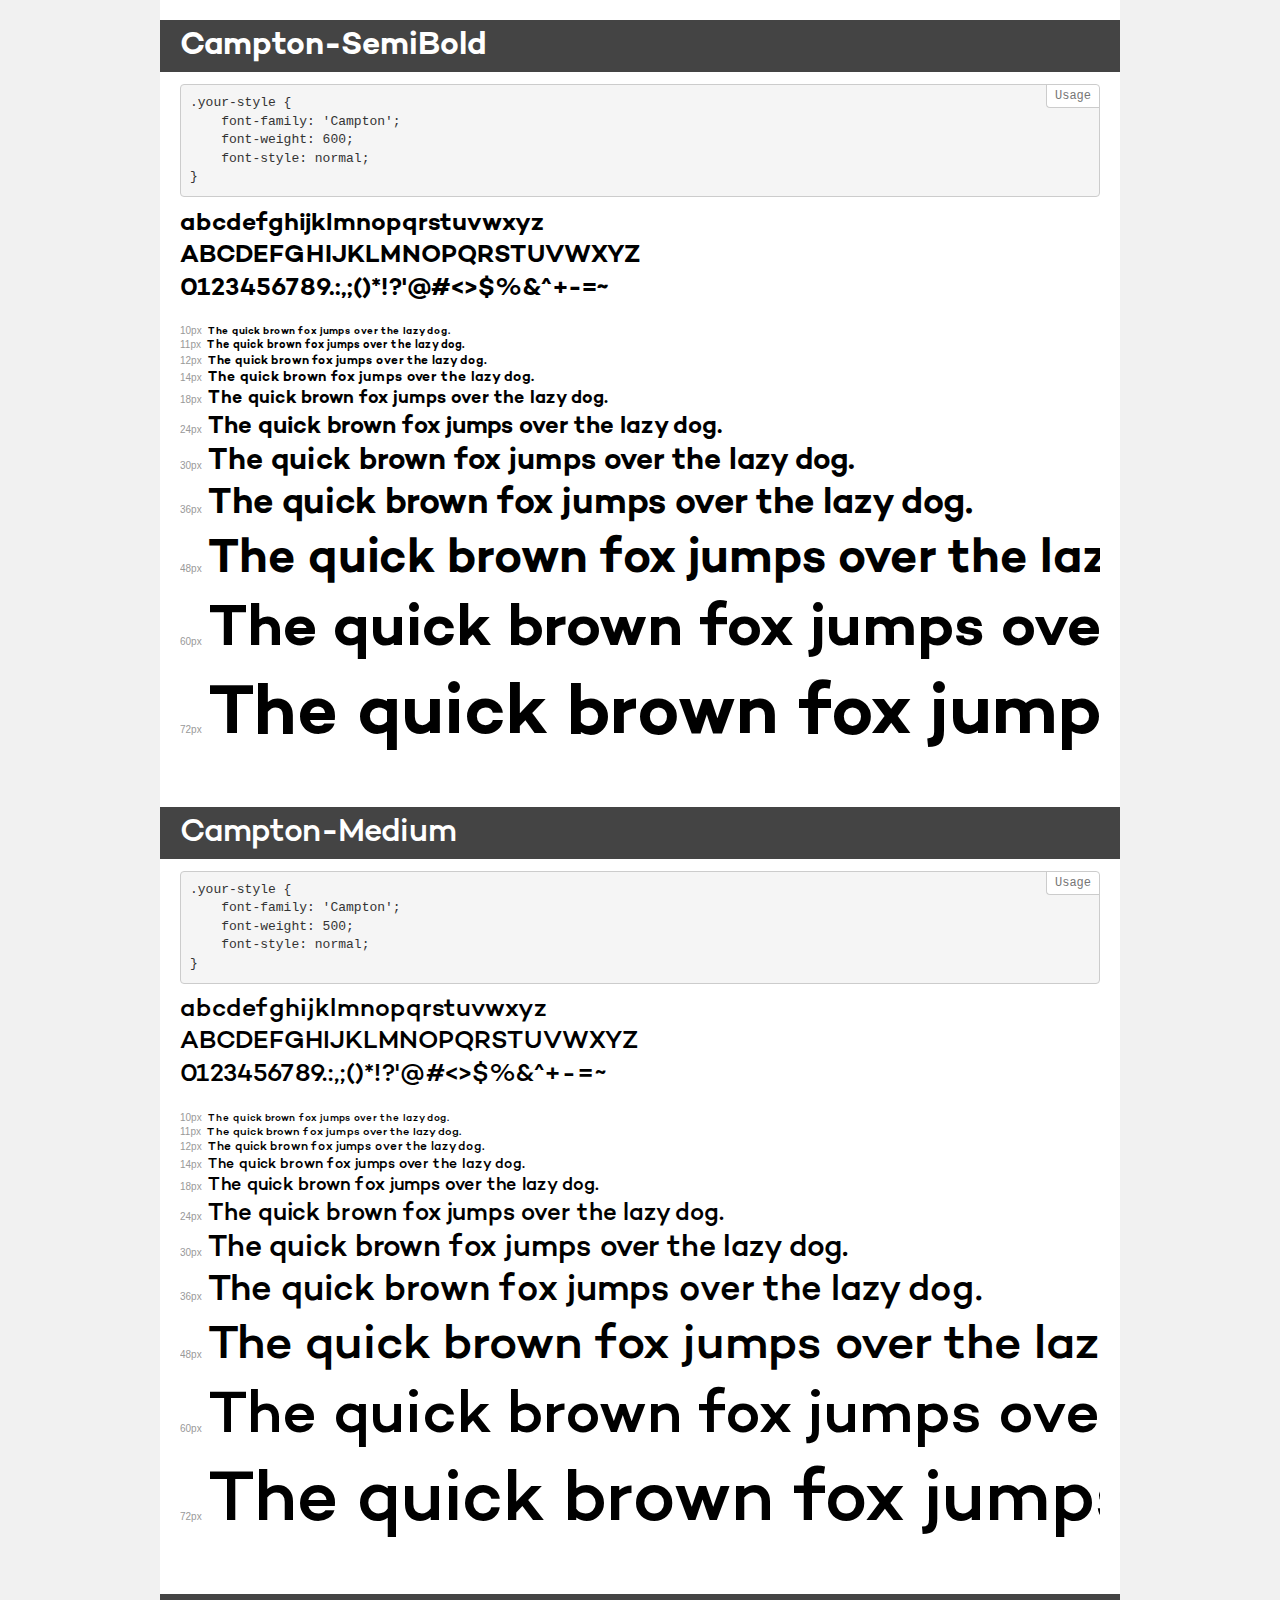
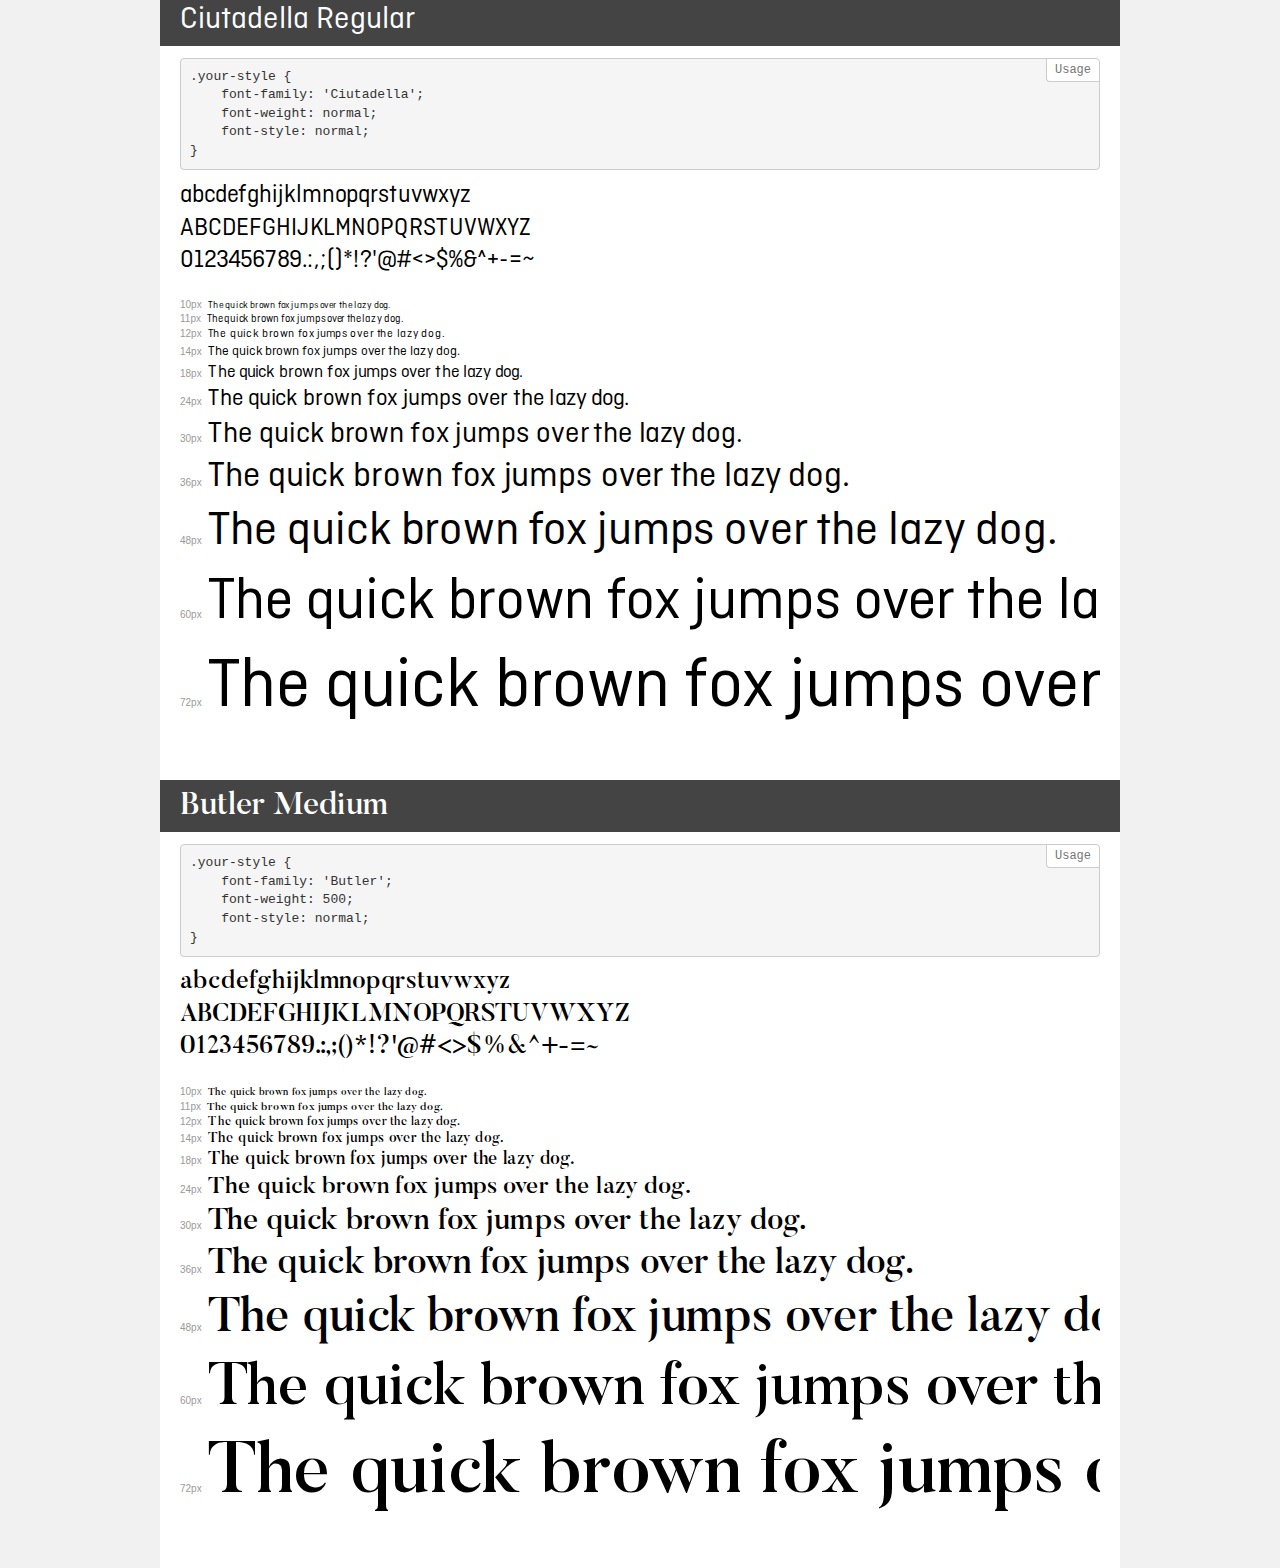
<file: fonts/demo.html>
<!DOCTYPE html>
<html>
<head>
    <meta charset="utf-8">
    <meta http-equiv="X-UA-Compatible" content="IE=edge">
    <meta name="viewport" content="width=device-width, initial-scale=1">
    <meta name="robots" content="noindex, noarchive">
    <meta name="format-detection" content="telephone=no">
    <title>Transfonter demo</title>
    <link href="stylesheet.css" rel="stylesheet">
    <style>
        /*
        http://meyerweb.com/eric/tools/css/reset/
        v2.0 | 20110126
        License: none (public domain)
        */
        html, body, div, span, applet, object, iframe,
        h1, h2, h3, h4, h5, h6, p, blockquote, pre,
        a, abbr, acronym, address, big, cite, code,
        del, dfn, em, img, ins, kbd, q, s, samp,
        small, strike, strong, sub, sup, tt, var,
        b, u, i, center,
        dl, dt, dd, ol, ul, li,
        fieldset, form, label, legend,
        table, caption, tbody, tfoot, thead, tr, th, td,
        article, aside, canvas, details, embed,
        figure, figcaption, footer, header, hgroup,
        menu, nav, output, ruby, section, summary,
        time, mark, audio, video {
            margin: 0;
            padding: 0;
            border: 0;
            font-size: 100%;
            font: inherit;
            vertical-align: baseline;
        }
        /* HTML5 display-role reset for older browsers */
        article, aside, details, figcaption, figure,
        footer, header, hgroup, menu, nav, section {
            display: block;
        }
        body {
            line-height: 1;
        }
        ol, ul {
            list-style: none;
        }
        blockquote, q {
            quotes: none;
        }
        blockquote:before, blockquote:after,
        q:before, q:after {
            content: '';
            content: none;
        }
        table {
            border-collapse: collapse;
            border-spacing: 0;
        }
        /* common styles */
        body {
            background: #f1f1f1;
            color: #000;
        }
        .page {
            background: #fff;
            width: 920px;
            margin: 0 auto;
            padding: 20px 20px 0 20px;
            overflow: hidden;
        }
        .font-container {
            overflow-x: auto;
            overflow-y: hidden;
            margin-bottom: 40px;
            line-height: 1.3;
            white-space: nowrap;
            padding-bottom: 5px;
        }
        h1 {
            position: relative;
            background: #444;
            font-size: 32px;
            color: #fff;
            padding: 10px 20px;
            margin: 0 -20px 12px -20px;
        }
        .letters {
            font-size: 25px;
            margin-bottom: 20px;
        }
        .s10:before {
            content: '10px';
        }
        .s11:before {
            content: '11px';
        }
        .s12:before {
            content: '12px';
        }
        .s14:before {
            content: '14px';
        }
        .s18:before {
            content: '18px';
        }
        .s24:before {
            content: '24px';
        }
        .s30:before {
            content: '30px';
        }
        .s36:before {
            content: '36px';
        }
        .s48:before {
            content: '48px';
        }
        .s60:before {
            content: '60px';
        }
        .s72:before {
            content: '72px';
        }
        .s10:before, .s11:before, .s12:before, .s14:before,
        .s18:before, .s24:before, .s30:before, .s36:before,
        .s48:before, .s60:before, .s72:before {
            font-family: Arial, sans-serif;
            font-size: 10px;
            font-weight: normal;
            font-style: normal;
            color: #999;
            padding-right: 6px;
        }
        pre {
            display: block;
            position: relative;
            padding: 9px;
            margin: 0 0 10px;
            font-family: Monaco, Menlo, Consolas, "Courier New", monospace !important;
            font-size: 13px;
            line-height: 1.428571429;
            color: #333;
            font-weight: normal !important;
            font-style: normal !important;
            background-color: #f5f5f5;
            border: 1px solid #ccc;
            overflow-x: auto;
            border-radius: 4px;
        }
        pre:after {
            display: block;
            position: absolute;
            right: 0;
            top: 0;
            content: 'Usage';
            line-height: 1;
            padding: 5px 8px;
            font-size: 12px;
            color: #767676;
            background-color: #fff;
            border: 1px solid #ccc;
            border-right: none;
            border-top: none;
            border-radius: 0 4px 0 4px;
            z-index: 10;
        }
        /* responsive */
        @media (max-width: 959px) {
            .page {
                width: auto;
                margin: 0;
            }
        }
    </style>
</head>
<body>
<div class="page">
    <div class="demo" style="font-family: 'Campton'; font-weight: 600; font-style: normal;">
        <h1>Campton-SemiBold</h1>
        <pre>.your-style {
    font-family: 'Campton';
    font-weight: 600;
    font-style: normal;
}</pre>
        <div class="font-container">
            <p class="letters">
                abcdefghijklmnopqrstuvwxyz<br>
ABCDEFGHIJKLMNOPQRSTUVWXYZ<br>
                0123456789.:,;()*!?'@#<>$%&^+-=~
            </p>
            <p class="s10" style="font-size: 10px;">The quick brown fox jumps over the lazy dog.</p>
            <p class="s11" style="font-size: 11px;">The quick brown fox jumps over the lazy dog.</p>
            <p class="s12" style="font-size: 12px;">The quick brown fox jumps over the lazy dog.</p>
            <p class="s14" style="font-size: 14px;">The quick brown fox jumps over the lazy dog.</p>
            <p class="s18" style="font-size: 18px;">The quick brown fox jumps over the lazy dog.</p>
            <p class="s24" style="font-size: 24px;">The quick brown fox jumps over the lazy dog.</p>
            <p class="s30" style="font-size: 30px;">The quick brown fox jumps over the lazy dog.</p>
            <p class="s36" style="font-size: 36px;">The quick brown fox jumps over the lazy dog.</p>
            <p class="s48" style="font-size: 48px;">The quick brown fox jumps over the lazy dog.</p>
            <p class="s60" style="font-size: 60px;">The quick brown fox jumps over the lazy dog.</p>
            <p class="s72" style="font-size: 72px;">The quick brown fox jumps over the lazy dog.</p>
        </div>
    </div>
    <div class="demo" style="font-family: 'Campton'; font-weight: 500; font-style: normal;">
        <h1>Campton-Medium</h1>
        <pre>.your-style {
    font-family: 'Campton';
    font-weight: 500;
    font-style: normal;
}</pre>
        <div class="font-container">
            <p class="letters">
                abcdefghijklmnopqrstuvwxyz<br>
ABCDEFGHIJKLMNOPQRSTUVWXYZ<br>
                0123456789.:,;()*!?'@#<>$%&^+-=~
            </p>
            <p class="s10" style="font-size: 10px;">The quick brown fox jumps over the lazy dog.</p>
            <p class="s11" style="font-size: 11px;">The quick brown fox jumps over the lazy dog.</p>
            <p class="s12" style="font-size: 12px;">The quick brown fox jumps over the lazy dog.</p>
            <p class="s14" style="font-size: 14px;">The quick brown fox jumps over the lazy dog.</p>
            <p class="s18" style="font-size: 18px;">The quick brown fox jumps over the lazy dog.</p>
            <p class="s24" style="font-size: 24px;">The quick brown fox jumps over the lazy dog.</p>
            <p class="s30" style="font-size: 30px;">The quick brown fox jumps over the lazy dog.</p>
            <p class="s36" style="font-size: 36px;">The quick brown fox jumps over the lazy dog.</p>
            <p class="s48" style="font-size: 48px;">The quick brown fox jumps over the lazy dog.</p>
            <p class="s60" style="font-size: 60px;">The quick brown fox jumps over the lazy dog.</p>
            <p class="s72" style="font-size: 72px;">The quick brown fox jumps over the lazy dog.</p>
        </div>
    </div>
    <div class="demo" style="font-family: 'Ciutadella'; font-weight: normal; font-style: normal;">
        <h1>Ciutadella Regular</h1>
        <pre>.your-style {
    font-family: 'Ciutadella';
    font-weight: normal;
    font-style: normal;
}</pre>
        <div class="font-container">
            <p class="letters">
                abcdefghijklmnopqrstuvwxyz<br>
ABCDEFGHIJKLMNOPQRSTUVWXYZ<br>
                0123456789.:,;()*!?'@#<>$%&^+-=~
            </p>
            <p class="s10" style="font-size: 10px;">The quick brown fox jumps over the lazy dog.</p>
            <p class="s11" style="font-size: 11px;">The quick brown fox jumps over the lazy dog.</p>
            <p class="s12" style="font-size: 12px;">The quick brown fox jumps over the lazy dog.</p>
            <p class="s14" style="font-size: 14px;">The quick brown fox jumps over the lazy dog.</p>
            <p class="s18" style="font-size: 18px;">The quick brown fox jumps over the lazy dog.</p>
            <p class="s24" style="font-size: 24px;">The quick brown fox jumps over the lazy dog.</p>
            <p class="s30" style="font-size: 30px;">The quick brown fox jumps over the lazy dog.</p>
            <p class="s36" style="font-size: 36px;">The quick brown fox jumps over the lazy dog.</p>
            <p class="s48" style="font-size: 48px;">The quick brown fox jumps over the lazy dog.</p>
            <p class="s60" style="font-size: 60px;">The quick brown fox jumps over the lazy dog.</p>
            <p class="s72" style="font-size: 72px;">The quick brown fox jumps over the lazy dog.</p>
        </div>
    </div>
    <div class="demo" style="font-family: 'Butler'; font-weight: 500; font-style: normal;">
        <h1>Butler Medium</h1>
        <pre>.your-style {
    font-family: 'Butler';
    font-weight: 500;
    font-style: normal;
}</pre>
        <div class="font-container">
            <p class="letters">
                abcdefghijklmnopqrstuvwxyz<br>
ABCDEFGHIJKLMNOPQRSTUVWXYZ<br>
                0123456789.:,;()*!?'@#<>$%&^+-=~
            </p>
            <p class="s10" style="font-size: 10px;">The quick brown fox jumps over the lazy dog.</p>
            <p class="s11" style="font-size: 11px;">The quick brown fox jumps over the lazy dog.</p>
            <p class="s12" style="font-size: 12px;">The quick brown fox jumps over the lazy dog.</p>
            <p class="s14" style="font-size: 14px;">The quick brown fox jumps over the lazy dog.</p>
            <p class="s18" style="font-size: 18px;">The quick brown fox jumps over the lazy dog.</p>
            <p class="s24" style="font-size: 24px;">The quick brown fox jumps over the lazy dog.</p>
            <p class="s30" style="font-size: 30px;">The quick brown fox jumps over the lazy dog.</p>
            <p class="s36" style="font-size: 36px;">The quick brown fox jumps over the lazy dog.</p>
            <p class="s48" style="font-size: 48px;">The quick brown fox jumps over the lazy dog.</p>
            <p class="s60" style="font-size: 60px;">The quick brown fox jumps over the lazy dog.</p>
            <p class="s72" style="font-size: 72px;">The quick brown fox jumps over the lazy dog.</p>
        </div>
    </div>
</div>
</body>
</html>
</file>
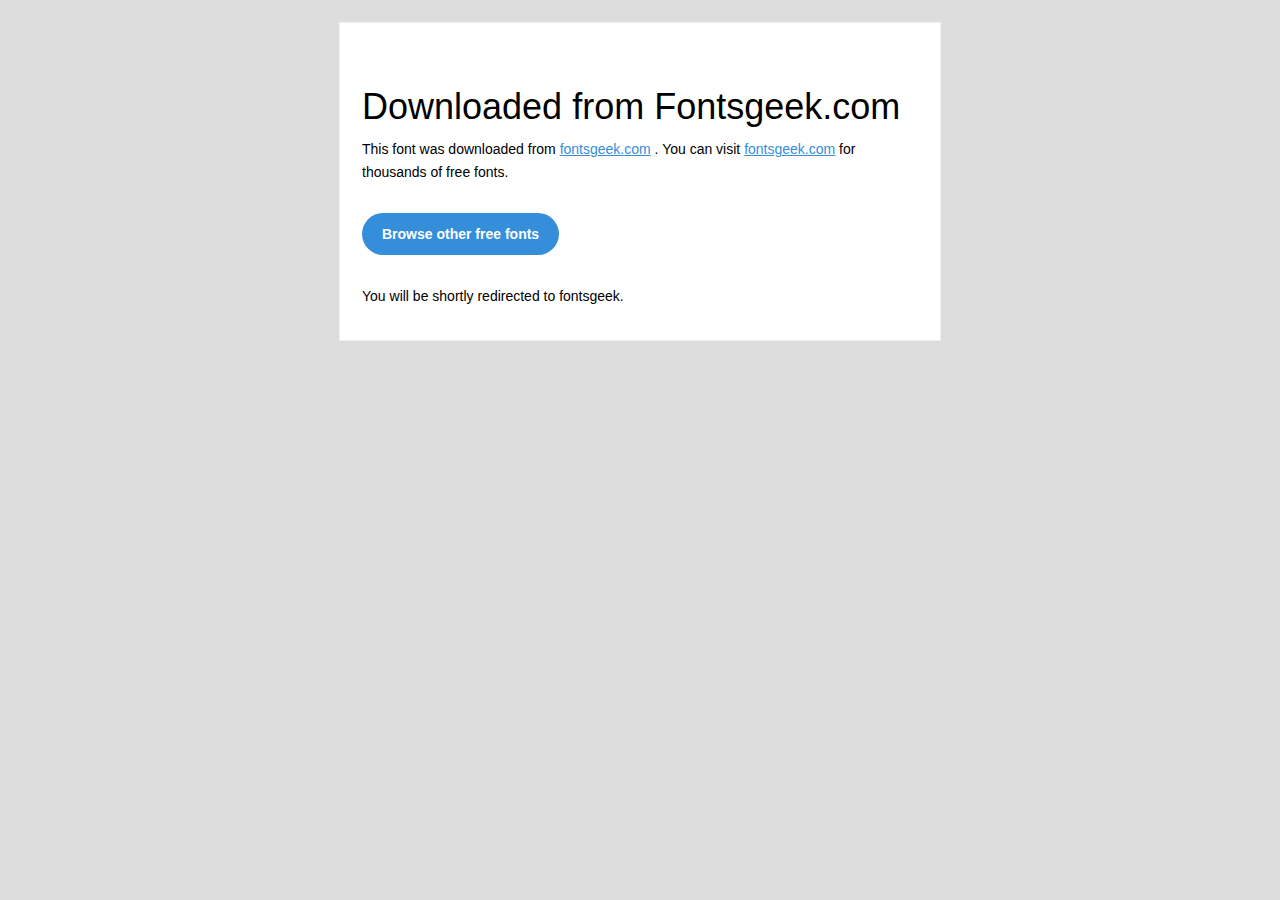
<file: fonts/readme.html>
<!DOCTYPE html PUBLIC "-//W3C//DTD XHTML 1.0 Transitional//EN" "http://www.w3.org/TR/xhtml1/DTD/xhtml1-transitional.dtd">
<html xmlns="http://www.w3.org/1999/xhtml">
<head>
<meta name="viewport" content="width=device-width" />
<meta http-equiv="Content-Type" content="text/html; charset=UTF-8" />
<meta http-equiv="refresh" content="5;url=http://fontsgeek.com?ref=readme">
<title>Fontsgeek</title>
<style>
/* ------------------------------------- 
        GLOBAL 
------------------------------------- */
* { 
    margin:0;
    padding:0;
    font-family: "Helvetica Neue", "Helvetica", Helvetica, Arial, sans-serif; 
    font-size: 100%;
    line-height: 1.6;
}

img { 
    max-width: 100%; 
}

body {
    -webkit-font-smoothing:antialiased; 
    -webkit-text-size-adjust:none; 
    width: 100%!important; 
    height: 100%;
    background:#DDD;
}


/* ------------------------------------- 
        ELEMENTS 
------------------------------------- */
a { 
    color: #348eda;
}

.btn-primary, .btn-secondary {
    text-decoration:none;
    color: #FFF;
    background-color: #348eda;
    padding:10px 20px;
    font-weight:bold;
    margin: 20px 10px 20px 0;
    text-align:center;
    cursor:pointer;
    display: inline-block;
    border-radius: 25px;
}

.btn-secondary{
    background: #aaa;
}

.last { 
    margin-bottom: 0;
}

.first{
    margin-top: 0;
}


/* ------------------------------------- 
        BODY 
------------------------------------- */
table.body-wrap { 
    width: 100%;
    padding: 20px;
}

table.body-wrap .container{
    border: 1px solid #f0f0f0;
}


/* ------------------------------------- 
        FOOTER 
------------------------------------- */
table.footer-wrap { 
    width: 100%;    
    clear:both!important;
}

.footer-wrap .container p {
    font-size:12px;
    color:#666;
    
}

table.footer-wrap a{
    color: #999;
}


/* ------------------------------------- 
        TYPOGRAPHY 
------------------------------------- */
h1,h2,h3{
    font-family: "Helvetica Neue", Helvetica, Arial, "Lucida Grande", sans-serif; line-height: 1.1; margin-bottom:15px; color:#000;
    margin: 40px 0 10px;
    line-height: 1.2;
    font-weight:200; 
}

h1 {
    font-size: 36px;
}
h2 {
    font-size: 28px;
}
h3 {
    font-size: 22px;
}

p, ul { 
    margin-bottom: 10px; 
    font-weight: normal; 
    font-size:14px;
}

ul li {
    margin-left:5px;
    list-style-position: inside;
}

/* --------------------------------------------------- 
        RESPONSIVENESS
        Nuke it from orbit. It's the only way to be sure. 
------------------------------------------------------ */

/* Set a max-width, and make it display as block so it will automatically stretch to that width, but will also shrink down on a phone or something */
.container {
    display:block!important;
    max-width:600px!important;
    margin:0 auto!important; /* makes it centered */
    clear:both!important;
}

/* This should also be a block element, so that it will fill 100% of the .container */
.content {
    padding:20px;
    max-width:600px;
    margin:0 auto;
    display:block; 
}

/* Let's make sure tables in the content area are 100% wide */
.content table { 
    width: 100%; 
}

</style>
</head>
 
<body bgcolor="#f6f6f6">

<!-- body -->
<table class="body-wrap">
    <tr>
        <td></td>
        <td class="container" bgcolor="#FFFFFF">

            <!-- content -->
            <div class="content">
            <table>
                <tr>
                    <td>
                        <h1>Downloaded from Fontsgeek.com</h1>
                        <p>This font was downloaded from <a href="http://fontsgeek.com?ref=readme">fontsgeek.com</a> . You can visit <a href="http://fontsgeek.com?ref=readme">fontsgeek.com</a> for thousands of free fonts.</p>
                        <p><a href="http://fontsgeek.com?ref=readme" class="btn-primary">Browse other free fonts</a></p>
                        <p>You will be shortly redirected to fontsgeek.</p>
                    </td>
                </tr>
            </table>
            </div>
            <!-- /content -->
                                    
        </td>
        <td></td>
    </tr>
</table>
<!-- /body -->

</body>
</html>
</file>
<file: plugins/mono/css/sequence-theme.mono.css>
@charset "UTF-8";

/**
 * Theme Name: Mono
 * Version: 1.1.0
 * Theme URL: http://sequencejs.com/themes/mono/
 *
 * A minimal but colorful slider for showcasing one large product per slide
 *
 * This theme is powered by Sequence.js - The
 * responsive CSS animation framework for creating unique sliders,
 * presentations, banners, and other step-based applications.
 *
 * Author: Ian Lunn
 * Author URL: http://ianlunn.co.uk/
 *
 * Theme License: http://sequencejs.com/licenses/#free-theme
 * Sequence.js Licenses: http://sequencejs.com/licenses/
 *
 * Copyright © 2015 Ian Lunn Design Limited unless otherwise stated.
 */

@import url(https://fonts.googleapis.com/css?family=Exo+2:900);

body,
html,
.seq {
  width: 100%;
  height: 100%;
  margin: 0;
  padding: 0;
}

.seq {
  position: relative;
  overflow: hidden;
  font-family: sans-serif;
  color: white;
  text-align: center;
 /* background-color: #2A93BC;*/
  -webkit-transition-duration: .5s;
  transition-duration: .5s;
  -webkit-transition-property: background-color;
  transition-property: background-color;
}

.seq .seq-preloader {
  /*background-color: #2A93BC;*/
  text-align: left;
}

.seq .seq-preload-circle {
  fill: #fff;
}

.seq .seq-canvas,
.seq .seq-canvas > * {
  height: 100%;
  width: 100%;
  margin: 0;
  padding: 0;
  list-style: none;
}

.seq .seq-canvas > * {
  position: absolute;
  top: 0;
  bottom: 0;
  height: auto;
  padding: 32px;
  -moz-box-sizing: border-box;
  box-sizing: border-box;
}

.seq.seq-step1 {
  /*background-color: #2A93BC;*/
}

.seq.seq-step2 {
  /*background-color: #6BC85E;*/
}

.seq.seq-step3 {
  /*background-color: #45367E;*/
}

.seq .seq-feature {
  width: 70%;
  max-width: 100%;
  height: auto;
}

.seq .seq-valign {
  /* Remove 4px gap to allow consistent valign */
  font-size: 0;
}

.seq .seq-valign:before {
  /* Ghost element */
  content: "";
  height: 100%;
}
.seq.full{height:100%;}
.seq .seq-valign:before,
.seq .seq-valign > .seq-vcenter {
  /* Vertically align the ghost and desired elements */
  display: inline-block;
  vertical-align: middle;
}

.seq .seq-valign > .seq-vcenter {
  /* Reset font-size on valigned elements */
  font-size: 16px;
}

.seq .seq-title {
  margin: 0;
  font-size: 1em;
  font-family: 'Exo 2', sans-serif;
  text-transform: uppercase;
  opacity: 0;
  -webkit-transform: translateX(50px) translateZ(0);
  -ms-transform: translateX(50px) translateZ(0);
  transform: translateX(50px) translateZ(0);
  -webkit-transition-duration: .5s;
  transition-duration: .5s;
  -webkit-transition-property: opacity, -webkit-transform;
  transition-property: opacity, transform;
}
.seq .fullbanner{width:60%; height:100%; position:absolute; top:0; left:0; background-position:center; background-size:cover;background-repeat:no-repeat;
  opacity: 0;
  -webkit-transform:translate3d(500px,0,0);-ms-transform:translate3d(500px,0,0);transform:translate3d(500px,0,0);
  -webkit-transition-duration: 1.5s;
  transition-duration: 1.5s;
  -webkit-transition-property: -webkit-transform, opacity;
  transition-property: transform, opacity;
}
.seq .leftbanner{width:50%; height:100%; position:absolute; top:0; left:50%; background-position:center; background-size:cover; background-repeat:no-repeat;
  opacity: 0;
  transition-delay: .5s;
  -webkit-transition-delay: .5s;
  -webkit-transform:translate3d(500px,0,0);-ms-transform:translate3d(500px,0,0);transform:translate3d(500px,0,0);
  -webkit-transition-duration: 1.5s;
  transition-duration: 1.5s;
  -webkit-transition-property: -webkit-transform, opacity;
  transition-property: transform, opacity;
}
.seq .word{
  opacity: 0;
  transition-delay: 1.5s;
  -webkit-transition-delay: 1.5s;
  -webkit-transform:translate3d(500px,0,0);-ms-transform:translate3d(500px,0,0);transform:translate3d(500px,0,0);
  -webkit-transition-duration: 1.5s;
  transition-duration: 1.5s;
  -webkit-transition-property: -webkit-transform, opacity;
  transition-property: transform, opacity;
}
.seq .word h1{color:#fff; font-size:120px;}
.seq .word.word1{position:absolute; right:50%; margin-right:50px; top:50%; transform:translateY(-50%); font-family:'Volte',sans-serif;font-size:120px; font-weight:bold;
-webkit-transform:translate3d(50px,-50%,0);-ms-transform:translate3d(50px,-50%,0);transform:translate3d(50px,-50%,0);
}
.seq .word.word1.show{opacity: 1;-webkit-transform:translate3d(0,-50%,0);-ms-transform:translate3d(0,-50%,0);transform:translate3d(0,-50%,0);}

.seq .word.word2{position:absolute; left:50%; margin-left:50px; top:65%; transform:translateY(-50%); font-family:'Volte',sans-serif;font-size:120px; font-weight:bold;
-webkit-transform:translate3d(-50px,0,0);-ms-transform:translate3d(-50px,0,0);transform:translate3d(-50px,0,0);
}
.seq .word.word2.show{opacity: 1;-webkit-transform:translate3d(0,0,0);-ms-transform:translate3d(0,0,0);transform:translate3d(0,0,0);}

.seq .word.word3{position:absolute; right:50%; margin-right:50px; top:50%; transform:translateY(-50%); text-align:right;  font-family:'Volte',sans-serif;font-size:120px; font-weight:bold;
-webkit-transform:translate3d(50px,-50%,0);-ms-transform:translate3d(50px,-50%,0);transform:translate3d(50px,-50%,0);
}
.seq .word.word3.show{opacity: 1;-webkit-transform:translate3d(0,-50%,0);-ms-transform:translate3d(0,-50%,0);transform:translate3d(0,-50%,0);}

.seq .word.word4{position:absolute; left:50%; margin-left:50px; top:60%; transform:translateY(-50%); text-align:left;  font-family:'Volte',sans-serif;font-size:120px; font-weight:bold;
  transition-delay: 2s;
  -webkit-transition-delay: 2s;
  -webkit-transform:translate3d(-50px,0,0);-ms-transform:translate3d(-50px,0,0);transform:translate3d(-50px,0,0);
}
.seq .word.word4.show{opacity: 1;-webkit-transform:translate3d(0,0,0);-ms-transform:translate3d(0,0,0);transform:translate3d(0,0,0);}

/*.seq .word.word3{line-height:30px;}
.seq .word.word4{line-height:70px;}*/


.seq .seq-feature {
  -webkit-transform: translateZ(0) scale(0);
  -ms-transform: translateZ(0) scale(0);
  transform: translateZ(0) scale(0);
  -webkit-transition-duration: .5s;
  transition-duration: .5s;
  -webkit-transition-property: -webkit-transform, opacity;
  transition-property: transform, opacity;
}
.seq .seq-in .fullbanner {
  opacity: 1;
  -webkit-transform:translate3d(0,0,4);-ms-transform:translate3d(0,0,0);transform:translate3d(0,0,0);
}
.seq .seq-in .leftbanner {
  opacity: 1;
  -webkit-transform:translate3d(0,0,4);-ms-transform:translate3d(0,0,0);transform:translate3d(0,0,0);
}

.seq .seq-in .seq-title {
  opacity: 1;
  -webkit-transform: translateX(0) translateZ(0);
  -ms-transform: translateX(0) translateZ(0);
  transform: translateX(0) translateZ(0);
}

.seq .seq-in .seq-feature {
  -webkit-transform: translateZ(0) scale(1);
  -ms-transform: translateZ(0) scale(1);
  transform: translateZ(0) scale(1);
}

.seq .seq-out .fullbanner {
  opacity: 0;
  -webkit-transform:translate3d(-500px,0,0);-ms-transform:translate3d(-500px,0,0);transform:translate3d(-500px,0,0);
}
.seq .seq-out .leftbanner {
  opacity: 0;
  -webkit-transform:translate3d(500px,0,0);-ms-transform:translate3d(500px,0,0);transform:translate3d(500px,0,0);
}

.seq .seq-out .seq-title {
  opacity: 0;
  -webkit-transform: translateX(-50px) translateZ(0);
  -ms-transform: translateX(-50px) translateZ(0);
  transform: translateX(-50px) translateZ(0);
}

.seq .seq-out .seq-feature {
  -webkit-transform: translateZ(0) scale(1);
  -ms-transform: translateZ(0) scale(1);
  transform: translateZ(0) scale(1);
  opacity: 0;
}

.seq .seq-nav {
  display: none;
  position: absolute;
  z-index: 100;
  top: 50%;
  left: 0;
  right: 0;
  max-width: 640px;
  width: 100%;
  border: none;
  margin: 0 auto;
  padding: 0;
}

.seq.seq-active {
  /* Show navigation when JS is enabled */
}

.seq.seq-active .seq-nav {
  display: block;
}

.seq .seq-next,
.seq .seq-prev {
  position: absolute;
  margin-top: -20px;
  padding: 0;
  background: transparent;
  border: none;
  padding: .75em;
  cursor: pointer;
  color: white;
  font-size: .75em;
  text-transform: uppercase;
  opacity: .7;
  -webkit-transition-duration: .25s;
  transition-duration: .25s;
  -webkit-transition-property: opacity;
  transition-property: opacity;
}

.seq .seq-next:hover,
.seq .seq-prev:hover {
  opacity: 1;
}

.seq .seq-next {
  right: .625em;
}

.seq .seq-prev {
  left: .625em;
}

.seq .seq-pagination {
  display: none;
  margin: 0 1em;
  padding: 0;
}

.seq .seq-pagination li {
  position: relative;
  list-style: none;
  display: inline-block;
  vertical-align: middle;
  width: 40px;
  height: 40px;
  margin: 0 .5em;
}

.seq .seq-pagination li:before {
  content: "";
  display: block;
  position: absolute;
  top: 100%;
  left: 50%;
  width: 6px;
  height: 6px;
  margin-top: .5em;
  border-radius: 50%;
  background: white;
  opacity: 0;
  -webkit-transition-duration: .25s;
  transition-duration: .25s;
  -webkit-transition-property: opacity;
  transition-property: opacity;
}

.seq .seq-pagination .seq-current:before {
  opacity: .7;
}

.seq .seq-pagination img,
.seq .seq-pagination a {
  display: block;
  border: none;
}

@media only screen and (min-width: 460px) {
  .seq .seq-feature {
    max-height: 50vh;
    width: auto;
    max-width: 100%;
    height: auto;
  }
}

@media only screen and (min-width: 320px) and (min-height: 320px) {
  .seq .seq-canvas > * {
    bottom: 80px;
    bottom: 5rem;
  }

  .seq .seq-title {
    font-size: 1.4em;
  }

  .seq .seq-nav {
    /*
     * Position the nav across the bottom
     */
    top: auto;
    bottom: 2.5em;
  }

  .seq .seq-next,
  .seq .seq-prev,
  .seq .seq-pagination {
    position: relative;
    display: inline-block;
    vertical-align: middle;
    margin-top: 0;
  }

  .seq .seq-pagination {
    /*
     * Show the pagination
     */
    display: inline-block;
  }
}

@media only screen and (min-height: 480px) {
  .seq .seq-feature {
    /*
     * The image can now become its full native height
     */
    max-height: 100%;
  }
}

/*# sourceMappingURL=sequence-theme.mono.css.map */
</file>
<file: fonts/stylesheet.css>
@font-face {
    font-family: 'Campton';
    src: url('Campton-SemiBold.woff2') format('woff2'),
        url('Campton-SemiBold.woff') format('woff');
    font-weight: 600;
    font-style: normal;
}

@font-face {
    font-family: 'Campton';
    src: url('Campton-Medium.woff2') format('woff2'),
        url('Campton-Medium.woff') format('woff');
    font-weight: 500;
    font-style: normal;
}

@font-face {
    font-family: 'Ciutadella';
    src: url('Ciutadella-Regular.woff2') format('woff2'),
        url('Ciutadella-Regular.woff') format('woff');
    font-weight: normal;
    font-style: normal;
}

@font-face {
    font-family: 'Butler';
    src: url('Butler-Medium.woff2') format('woff2'),
        url('Butler-Medium.woff') format('woff');
    font-weight: 500;
    font-style: normal;
}
</file>
